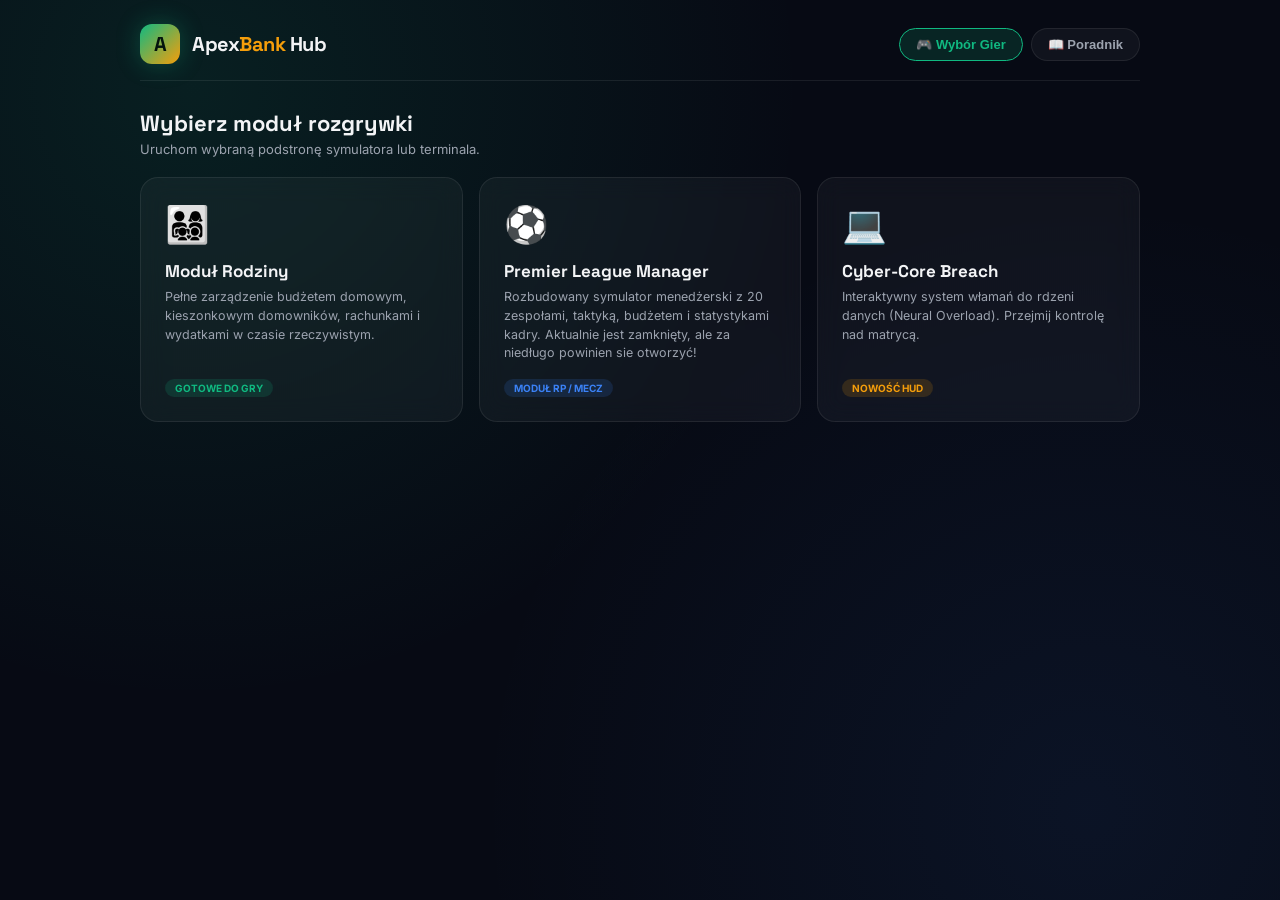
<file: index.html>
<!DOCTYPE html>
<html lang="pl">
<head>
<meta charset="UTF-8">
<meta name="viewport" content="width=device-width, initial-scale=1.0, maximum-scale=1.0, user-scalable=no">
<title>Apex Bank Pro – Centrum Gier i Poradnik</title>
<link href="https://fonts.googleapis.com/css2?family=Space+Grotesk:wght@500;700&family=Inter:wght@400;500;600;700&family=JetBrains+Mono:wght@400;700&display=swap" rel="stylesheet">
<style>
  :root {
    --bg: #070A14;
    --panel: rgba(255, 255, 255, 0.04);
    --panel-border: rgba(255, 255, 255, 0.08);
    --primary: #10B981;
    --primary-dim: rgba(16, 185, 129, 0.15);
    --gold: #F59E0B;
    --gold-dim: rgba(245, 158, 11, 0.15);
    --info: #3B82F6;
    --text: #F3F4F6;
    --muted: #9CA3AF;
  }
  * { box-sizing: border-box; margin: 0; padding: 0; }
  body {
    background: radial-gradient(circle at 15% 10%, rgba(16, 185, 129, 0.12), transparent 45%),
                radial-gradient(circle at 85% 90%, rgba(59, 130, 246, 0.08), transparent 45%),
                var(--bg);
    color: var(--text);
    font-family: 'Inter', sans-serif;
    min-height: 100vh;
    padding: 24px;
    display: flex;
    justify-content: center;
  }
  .wrapper { max-width: 1000px; width: 100%; }
  
  /* HEADER */
  header { display: flex; justify-content: space-between; align-items: center; margin-bottom: 28px; border-bottom: 1px solid var(--panel-border); padding-bottom: 16px; }
  .brand { display: flex; align-items: center; gap: 12px; font-family: 'Space Grotesk', sans-serif; }
  .logo { width: 40px; height: 40px; border-radius: 12px; background: linear-gradient(135deg, var(--primary), var(--gold)); display: flex; align-items: center; justify-content: center; font-weight: 700; color: #04140D; font-size: 20px; box-shadow: 0 0 25px rgba(16,185,129,0.3); }
  .brand h1 { font-size: 20px; font-weight: 700; letter-spacing: -0.5px; }
  .brand h1 span { color: var(--gold); }
  
  /* TABS NAV */
  .tabs { display: flex; gap: 8px; }
  .tab-btn { background: var(--panel); border: 1px solid var(--panel-border); color: var(--muted); padding: 8px 16px; border-radius: 999px; font-size: 13px; font-weight: 600; cursor: pointer; transition: .2s; }
  .tab-btn.active { background: var(--primary-dim); border-color: var(--primary); color: var(--primary); }
  
  /* VIEWS */
  .view { display: none; animation: fadeIn .3s ease; }
  .view.active { display: block; }
  @keyframes fadeIn { from { opacity: 0; transform: translateY(4px); } to { opacity: 1; transform: translateY(0); } }
  
  /* CARDS & GRID */
  .grid { display: grid; gap: 16px; }
  .grid-3 { grid-template-columns: repeat(3, 1fr); }
  @media(max-width: 900px) { .grid-3 { grid-template-columns: 1fr; } }
  
  .card { background: var(--panel); border: 1px solid var(--panel-border); border-radius: 18px; padding: 24px; backdrop-filter: blur(12px); transition: .2s; text-decoration: none; color: inherit; display: flex; flex-direction: column; justify-content: space-between; }
  .card:hover { border-color: rgba(255,255,255,0.2); transform: translateY(-2px); box-shadow: 0 10px 30px rgba(0,0,0,0.4); }
  .card-icon { font-size: 36px; margin-bottom: 14px; }
  .card h3 { font-family: 'Space Grotesk', sans-serif; font-size: 17px; font-weight: 700; margin-bottom: 6px; }
  .card p { font-size: 12.5px; color: var(--muted); line-height: 1.5; }
  
  .badge { display: inline-block; padding: 3px 10px; border-radius: 999px; font-size: 10px; font-weight: 700; text-transform: uppercase; margin-top: 16px; align-self: flex-start; }
  .badge.green { background: var(--primary-dim); color: var(--primary); }
  .badge.orange { background: var(--gold-dim); color: var(--gold); }
  .badge.blue { background: rgba(59, 130, 246, 0.15); color: var(--info); }
  
  /* TUTORIAL SECTION */
  .tuto-box { background: rgba(255,255,255,0.02); border: 1px solid var(--panel-border); border-radius: 16px; padding: 20px; margin-bottom: 16px; }
  .tuto-box h4 { font-family: 'Space Grotesk', sans-serif; color: var(--info); margin-bottom: 8px; font-size: 15px; }
  .tuto-box p { font-size: 13px; color: var(--muted); line-height: 1.6; }
</style>
</head>
<body>

<div class="wrapper">
  <header>
    <div class="brand">
      <div class="logo">A</div>
      <h1>Apex<span>Bank</span> Hub</h1>
    </div>
    <div class="tabs">
      <button class="tab-btn active" onclick="switchTab('games', this)">🎮 Wybór Gier</button>
      <button class="tab-btn" onclick="switchTab('tutorial', this)">📖 Poradnik</button>
    </div>
  </header>

  <div id="gamesView" class="view active">
    <div style="margin-bottom: 20px;">
      <h2 style="font-family:'Space Grotesk',sans-serif; font-size:22px; margin-bottom:4px;">Wybierz moduł rozgrywki</h2>
      <p style="font-size:13px; color:var(--muted);">Uruchom wybraną podstronę symulatora lub terminala.</p>
    </div>
    <div class="grid grid-3">
      <a href="rodzina.html" class="card">
        <div>
          <div class="card-icon">👨‍👩‍👧‍👦</div>
          <h3>Moduł Rodziny</h3>
          <p>Pełne zarządzenie budżetem domowym, kieszonkowym domowników, rachunkami i wydatkami w czasie rzeczywistym.</p>
        </div>
        <span class="badge green">Gotowe do gry</span>
      </a>

      <a href="pilka.html" class="card">
        <div>
          <div class="card-icon">⚽</div>
          <h3>Premier League Manager</h3>
          <p>Rozbudowany symulator menedżerski z 20 zespołami, taktyką, budżetem i statystykami kadry. Aktualnie jest zamknięty, ale za niedługo powinien sie otworzyć!</p>
        </div>
        <span class="badge blue">Moduł RP / Mecz</span>
      </a>

      <a href="cyber.html" class="card">
        <div>
          <div class="card-icon">💻</div>
          <h3>Cyber-Core Breach</h3>
          <p>Interaktywny system włamań do rdzeni danych (Neural Overload). Przejmij kontrolę nad matrycą.</p>
        </div>
        <span class="badge orange" style="background:var(--gold-dim); color:var(--gold)">Nowość HUD</span>
      </a>
    </div>
  </div>

  <div id="tutorialView" class="view">
    <div style="margin-bottom: 20px;">
      <h2 style="font-family:'Space Grotesk',sans-serif; font-size:22px; margin-bottom:4px;">Jak korzystać z Apex Bank Pro?</h2>
      <p style="font-size:13px; color:var(--muted);">Szybki przewodnik po dostępnych systemach w hubie!</p>
    </div>
    
    <div class="tuto-box">
      <h4>1. Moduł Rodziny i Premier League</h4>
      <p>W module rodzinnym dbasz o płynność finansową domowników, a w Premier League sterujesz klubem i taktyką meczową.</p>
    </div>
    
    <div class="tuto-box">
      <h4>2. Cyber-Core Breach (Nowość)</h4>
      <p>Szybka gra zręcznościowa polegająca na przełamywaniu węzłów matrycy systemowej i zbieraniu data-kredytów.</p>
    </div>

    <div class="tuto-box">
      <h4>3. Nawigacja</h4>
      <p>Wszystkie pliki (`rodzina.html`, `pilka.html`, `cyber.html`) działają lokalnie i wracają płynnie do tego panelu głównego.</p>
    </div>
  </div>
</div>

<script>
  function switchTab(tabName, btn) {
    document.querySelectorAll('.tab-btn').forEach(b => b.classList.remove('active'));
    document.querySelectorAll('.view').forEach(v => v.classList.remove('active'));
    btn.classList.add('active');
    document.getElementById(tabName + 'View').classList.add('active');
  }
</script>
</body>
</html>
</file>
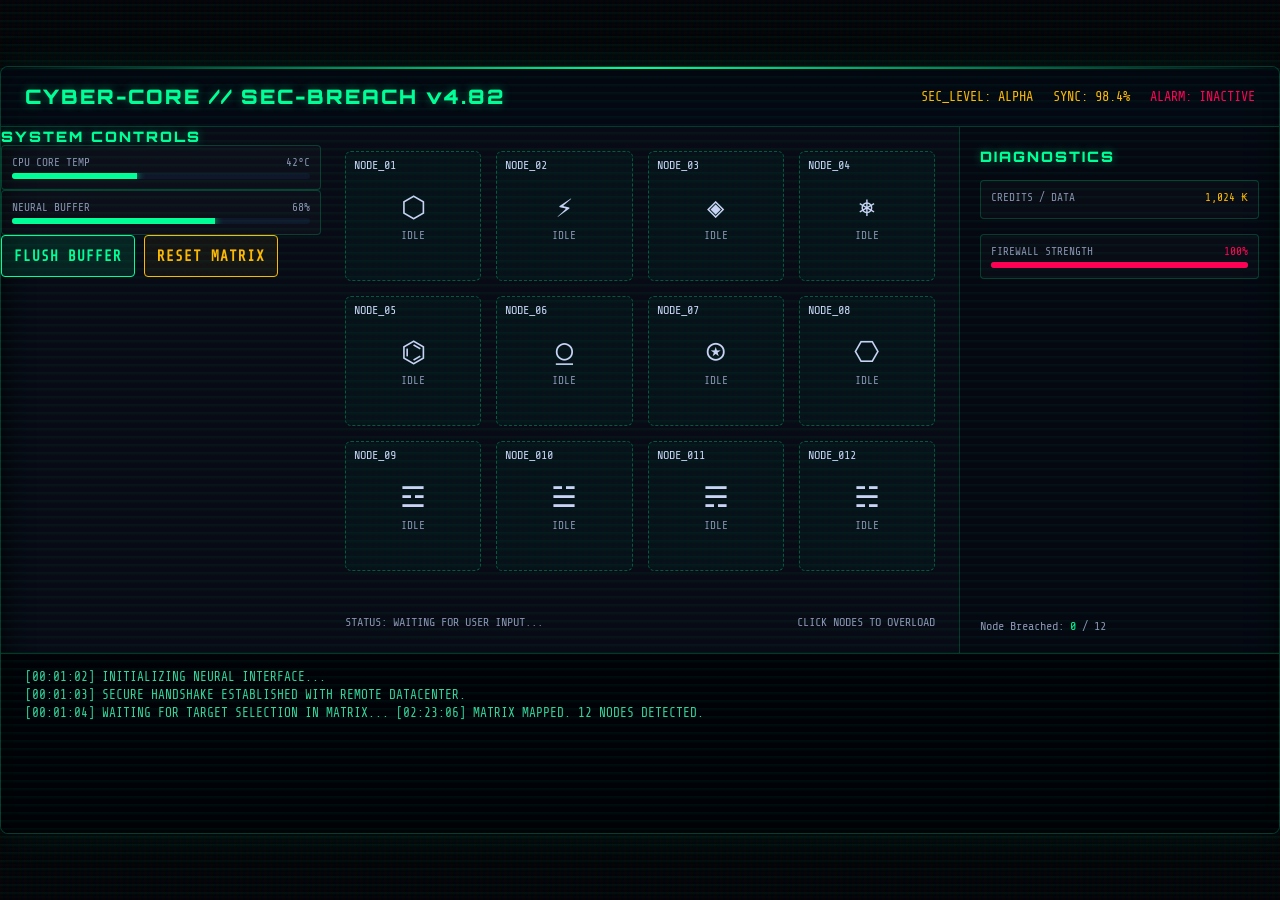
<file: cyber.html>
<!DOCTYPE html>
<html lang="pl">
<head>
<meta charset="UTF-8">
<meta name="viewport" content="width=device-width, initial-scale=1.0">
<title>CYBER-CORE // Neural Breach Interface</title>
<link href="https://fonts.googleapis.com/css2?family=Share+Tech+Mono&family=Orbitron:wght@500;700;900&display=swap" rel="stylesheet">
<style>
  :root {
    --bg: #030408;
    --panel: rgba(10, 14, 26, 0.75);
    --border: rgba(0, 255, 150, 0.2);
    --primary: #00ff96;
    --primary-glow: rgba(0, 255, 150, 0.4);
    --warning: #ffb800;
    --danger: #ff0055;
    --text: #c8d3f5;
  }

  * { box-sizing: border-box; margin: 0; padding: 0; }
  
  body {
    background-color: var(--bg);
    background-image: 
      linear-gradient(rgba(18, 16, 16, 0) 50%, rgba(0, 0, 0, 0.25) 50%), 
      linear-gradient(90deg, rgba(255, 0, 0, 0.03), rgba(0, 255, 0, 0.01), rgba(0, 0, 255, 0.03));
    background-size: 100% 4px, 6px 100%;
    color: var(--text);
    font-family: 'Share Tech Mono', monospace;
    height: 100vh;
    overflow: hidden;
    display: flex;
    justify-content: center;
    align-items: center;
  }

  .scanline {
    position: fixed; top: 0; left: 0; width: 100%; height: 100%;
    background: linear-gradient(to bottom, rgba(255,255,255,0), rgba(255,255,255,0) 50%, rgba(0, 255, 150, 0.05) 50%, rgba(0,255,150,0));
    background-size: 100% 8px;
    pointer-events: none;
    z-index: 999;
  }

  .interface-container {
    width: 1280px; height: 768px;
    background: var(--panel);
    border: 1px solid var(--border);
    box-shadow: 0 0 40px rgba(0, 255, 150, 0.08), inset 0 0 30px rgba(0, 0, 0, 0.8);
    border-radius: 8px;
    display: grid;
    grid-template-columns: 320px 1fr 320px;
    grid-template-rows: 60px 1fr 180px;
    backdrop-filter: blur(12px);
    position: relative;
    overflow: hidden;
  }

  /* RAMKA DEKORACYJNA HACK HUD */
  .interface-container::before {
    content: ''; position: absolute; top: 0; left: 0; right: 0; height: 2px;
    background: linear-gradient(90deg, transparent, var(--primary), transparent);
    animation: scanGlow 3s infinite linear;
  }

  @keyframes scanGlow {
    0% { transform: translateX(-100%); }
    100% { transform: translateX(100%); }
  }

  header {
    grid-column: span 3;
    border-bottom: 1px solid var(--border);
    display: flex; justify-content: space-between; align-items: center;
    padding: 0 24px;
    background: rgba(3, 7, 18, 0.6);
  }
  .logo { font-family: 'Orbitron', sans-serif; font-weight: 900; font-size: 1.25rem; color: var(--primary); text-shadow: 0 0 10px var(--primary-glow); letter-spacing: 2px; }
  .sys-status { display: flex; gap: 20px; font-size: 0.85rem; color: var(--warning); }
  <a href="index.html" style="color:var(--primary); text-decoration:none; font-size:0.8rem; border:1px solid var(--primary); padding:2px 8px; border-radius:4px; transition:0.2s;">[EXIT_SYSTEM]</a>
  

  /* SIDEBAR LEWY */
  .sidebar-left {
    border-right: 1px solid var(--border);
    padding: 20px; display: flex; flex-direction: column; gap: 15px;
    background: rgba(2, 4, 10, 0.3);
  }

  /* CENTRUM / SIATKA WĘZŁÓW */
  .core-view {
    padding: 24px; display: flex; flex-direction: column; justify-content: space-between;
    position: relative;
  }
  .grid-matrix {
    display: grid; grid-template-columns: repeat(4, 1fr); gap: 15px;
    height: 420px;
  }
  .node-box {
    background: rgba(0, 255, 150, 0.03);
    border: 1px dashed rgba(0, 255, 150, 0.3);
    border-radius: 6px; display: flex; flex-direction: column; justify-content: center; align-items: center;
    cursor: pointer; transition: 0.2s; position: relative; overflow: hidden;
  }
  .node-box:hover {
    background: rgba(0, 255, 150, 0.12);
    border-color: var(--primary);
    box-shadow: 0 0 15px var(--primary-glow);
  }
  .node-box.active {
    background: rgba(255, 184, 0, 0.1);
    border: 1px solid var(--warning);
    box-shadow: 0 0 20px rgba(255, 184, 0, 0.3);
  }
  .node-box.breached {
    background: rgba(255, 0, 85, 0.1);
    border: 1px solid var(--danger);
    pointer-events: none;
  }
  .node-id { font-size: 0.75rem; color: var(--muted); position: absolute; top: 6px; left: 8px; }
  .node-icon { font-size: 1.8rem; margin-bottom: 5px; }

  /* SIDEBAR PRAWY - DIAGNOSTYKA */
  .sidebar-right {
    border-left: 1px solid var(--border);
    padding: 20px; display: flex; flex-direction: column; gap: 15px;
    background: rgba(2, 4, 10, 0.3);
  }

  /* TERMINAL NA DOLE */
  .terminal-box {
    grid-column: span 3;
    border-top: 1px solid var(--border);
    background: rgba(1, 2, 6, 0.9);
    padding: 15px 24px;
    font-size: 0.8rem;
    overflow-y: auto;
    color: #34d399;
    line-height: 1.4;
    max-height: 180px;
  }

  .hud-gauge {
    background: rgba(255,255,255,0.02); border: 1px solid var(--border); padding: 10px; border-radius: 4px;
  }
  .gauge-label { font-size: 0.7rem; color: #8892b0; text-transform: uppercase; margin-bottom: 4px; display: flex; justify-content: space-between; }
  .gauge-bar { height: 6px; background: #0f172a; border-radius: 3px; overflow: hidden; }
  .gauge-fill { height: 100%; width: 68%; background: var(--primary); box-shadow: 0 0 8px var(--primary); transition: 0.3s; }

  .action-btn {
    background: rgba(0, 255, 150, 0.1); border: 1px solid var(--primary); color: var(--primary);
    padding: 12px; font-family: 'Share Tech Mono', monospace; font-weight: bold; font-size: 0.9rem;
    cursor: pointer; border-radius: 4px; text-transform: uppercase; letter-spacing: 1px; transition: 0.2s;
  }
  .action-btn:hover { background: var(--primary); color: #000; box-shadow: 0 0 20px var(--primary); }
</style>
</head>
<body>

<div class="scanline"></div>

<div class="interface-container">
  <header>
    <div class="logo">CYBER-CORE // SEC-BREACH v4.82</div>
    <div class="sys-status">
      <span>SEC_LEVEL: ALPHA</span>
      <span>SYNC: <span id="uiSync">98.4%</span></span>
      <span style="color:var(--danger)">ALARM: INACTIVE</span>
    </div>
  </header>

  <div class="sidebar-left">
    <div class="logo" style="font-size:0.9rem">SYSTEM CONTROLS</div>
    <div class="hud-gauge">
      <div class="gauge-label"><span>CPU CORE TEMP</span><span>42°C</span></div>
      <div class="gauge-bar"><div class="gauge-fill" style="width:42%"></div></div>
    </div>
    <div class="hud-gauge">
      <div class="gauge-label"><span>NEURAL BUFFER</span><span id="uiBuffer">68%</span></div>
      <div class="gauge-bar"><div class="gauge-fill" id="bufferFill"></div></div>
    </div>
    <button class="action-btn" onclick="CyberGame.triggerFlush()">Flush Buffer</button>
    <button class="action-btn" style="border-color:var(--warning); color:var(--warning); background:rgba(255,184,0,0.05)" onclick="CyberGame.resetCore()">Reset Matrix</button>
  </div>

  <div class="core-view">
    <div class="grid-matrix" id="matrixGrid"></div>
    <div style="font-size:0.75rem; color:#8892b0; display:flex; justify-content:space-between;">
      <span>STATUS: WAITING FOR USER INPUT...</span>
      <span>CLICK NODES TO OVERLOAD</span>
    </div>
  </div>

  <div class="sidebar-right">
    <div class="logo" style="font-size:0.9rem">DIAGNOSTICS</div>
    <div class="hud-gauge">
      <div class="gauge-label"><span>CREDITS / DATA</span><span id="uiCredits" style="color:var(--warning)">1,024 ₭</span></div>
    </div>
    <div class="hud-gauge">
      <div class="gauge-label"><span>FIREWALL STRENGTH</span><span id="uiFw" style="color:var(--danger)">100%</span></div>
      <div class="gauge-bar"><div class="gauge-fill" id="fwFill" style="background:var(--danger); width:100%"></div></div>
    </div>
    <div style="margin-top:auto; font-size:0.75rem; color:#8892b0">
      Node Breached: <span id="uiBreachedCount" style="color:var(--primary)">0</span> / 12
    </div>
  </div>

  <div class="terminal-box" id="termLog">
    [00:01:02] INITIALIZING NEURAL INTERFACE...<br>
    [00:01:03] SECURE HANDSHAKE ESTABLISHED WITH REMOTE DATACENTER.<br>
    [00:01:04] WAITING FOR TARGET SELECTION IN MATRIX...
  </div>
</div>

<script>
const CyberGame = {
  credits: 1024,
  buffer: 68,
  firewall: 100,
  breachedCount: 0,
  nodes: [],

  init() {
    const grid = document.getElementById('matrixGrid');
    grid.innerHTML = '';
    this.nodes = [];
    
    const icons = ['⬡', '⚡', '◈', '⎈', '⌬', '⍜', '⍟', '⎔', '☲', '☱', '☴', '☵'];
    
    for(let i=0; i<12; i++) {
      const node = { id: i+1, icon: icons[i], status: 'idle' };
      this.nodes.push(node);
      
      const div = document.createElement('div');
      div.className = 'node-box';
      div.id = `node-${i+1}`;
      div.innerHTML = `
        <span class="node-id">NODE_0${i+1}</span>
        <span class="node-icon">${node.icon}</span>
        <span style="font-size:0.7rem; color:#8892b0">IDLE</span>
      `;
      div.onclick = () => this.breachNode(i+1);
      grid.appendChild(div);
    }
    this.log("MATRIX MAPPED. 12 NODES DETECTED.");
  },

  log(msg) {
    const term = document.getElementById('termLog');
    const time = new Date().toTimeString().split(' ')[0];
    term.innerHTML += `[${time}] ${msg}<br>`;
    term.scrollTop = term.scrollHeight;
  },

  breachNode(id) {
    const el = document.getElementById(`node-${id}`);
    if(el.classList.contains('breached')) return;
    
    el.classList.add('active');
    this.log(`INJECTING EXPLOIT INTO NODE_0${id}...`);
    
    setTimeout(() => {
      el.classList.remove('active');
      el.classList.add('breached');
      el.querySelector('span:last-child').innerText = "BREACHED";
      
      this.credits += 256;
      this.buffer = Math.min(100, this.buffer + 8);
      this.firewall = Math.max(0, this.firewall - 8);
      this.breachedCount++;
      
      this.updateUI();
      this.log(`SUCCESS: NODE_0${id} OVERLOADED. +256 DATA CREDITS.`);
      
      if(this.breachedCount >= 12) {
        this.log("CRITICAL: FULL MATRIX BREACHED. SYSTEM DOMINATED 🚀");
      }
    }, 800);
  },

  triggerFlush() {
    this.buffer = 10;
    this.updateUI();
    this.log("BUFFER FLUSHED. SYSTEM STABLE.");
  },

  resetCore() {
    this.breachedCount = 0;
    this.firewall = 100;
    this.init();
    this.updateUI();
    this.log("MATRIX RE-INITIALIZED.");
  },

  updateUI() {
    document.getElementById('uiCredits').innerText = this.credits.toLocaleString() + ' ₭';
    document.getElementById('uiBuffer').innerText = this.buffer + '%';
    document.getElementById('bufferFill').style.width = this.buffer + '%';
    document.getElementById('uiFw').innerText = this.firewall + '%';
    document.getElementById('fwFill').style.width = this.firewall + '%';
    document.getElementById('uiBreachedCount').innerText = this.breachedCount;
  }
};

CyberGame.init();
</script>
</body>
</html>
</file>
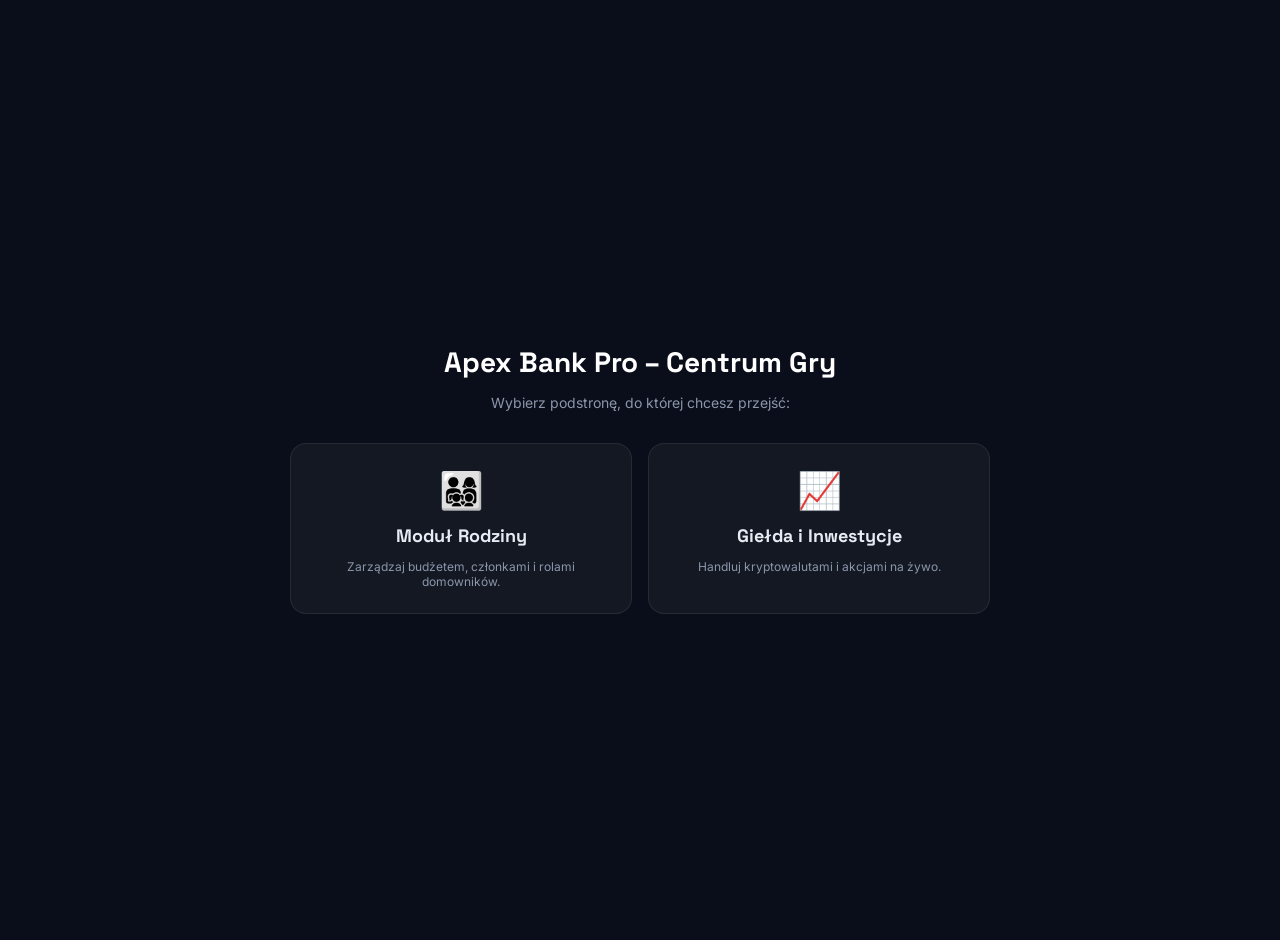
<file: menu.html>
<!DOCTYPE html>
<html lang="pl">
<head>
<meta charset="UTF-8">
<meta name="viewport" content="width=device-width, initial-scale=1.0">
<title>Apex Bank Pro – Wybór Modułu</title>
<link href="https://fonts.googleapis.com/css2?family=Space+Grotesk:wght@600;700&family=Inter:wght@400;500;600&display=swap" rel="stylesheet">
<style>
  body{background:#0A0E1A;color:#E7ECF3;font-family:'Inter',sans-serif;display:flex;align-items:center;justify-content:center;min-height:100vh;margin:0;padding:20px;}
  .container{max-width:700px;width:100%;text-align:center;}
  h1{font-family:'Space Grotesk',sans-serif;font-size:28px;margin-bottom:8px;color:#fff;}
  p{color:#8B96AB;margin-bottom:32px;font-size:14px;}
  .grid{display:grid;grid-template-columns:repeat(2,1fr);gap:16px;}
  @media(max-width:600px){.grid{grid-template-columns:1fr;}}
  .card{background:rgba(255,255,255,0.045);border:1px solid rgba(255,255,255,0.08);border-radius:16px;padding:24px;text-decoration:none;color:#E7ECF3;display:flex;flex-direction:column;align-items:center;gap:12px;transition:.2s;}
  .card:hover{background:rgba(255,255,255,0.08);border-color:#10B981;transform:translateY(-2px);}
  .icon{font-size:36px;}
  .title{font-family:'Space Grotesk',sans-serif;font-size:18px;font-weight:700;}
  .desc{font-size:12px;color:#8B96AB;}
</style>
</head>
<body>
<div class="container">
  <h1>Apex Bank Pro – Centrum Gry</h1>
  <p>Wybierz podstronę, do której chcesz przejść:</p>
  <div class="grid">
    <a href="rodzina.html" class="card">
      <span class="icon">👨‍👩‍👧‍👦</span>
      <span class="title">Moduł Rodziny</span>
      <span class="desc">Zarządzaj budżetem, członkami i rolami domowników.</span>
    </a>
    <a href="#" class="card" onclick="alert('Kolejna mini-gra / moduł w przygotowaniu!')">
      <span class="icon">📈</span>
      <span class="title">Giełda i Inwestycje</span>
      <span class="desc">Handluj kryptowalutami i akcjami na żywo.</span>
    </a>
  </div>
</div>
</body>
</html>
</file>
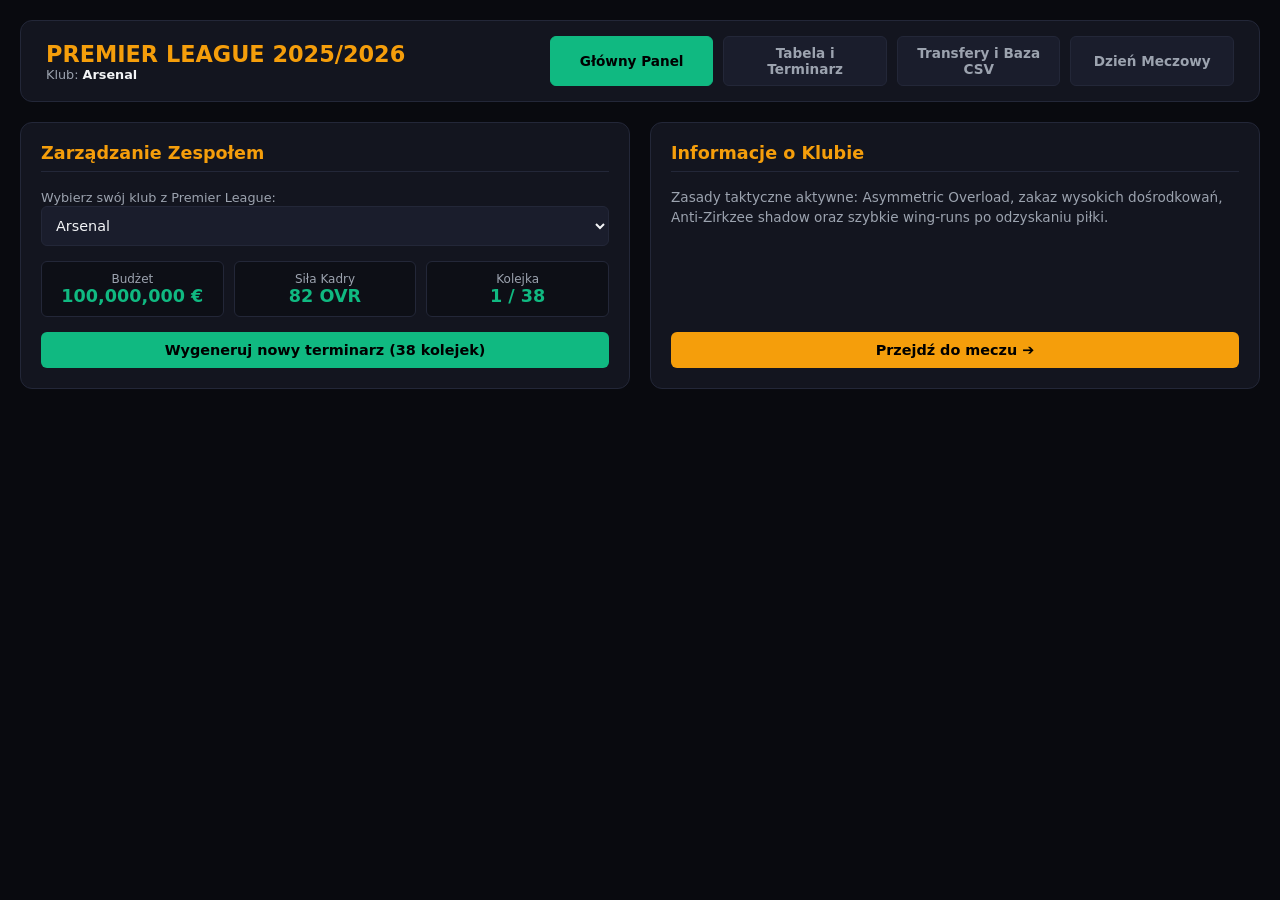
<file: pilka.html>
<!DOCTYPE html>
<html lang="pl">
<head>
<meta charset="UTF-8">
<meta name="viewport" content="width=device-width, initial-scale=1.0">
<title>Ultimate Premier League Manager 2026</title>
<style>
  :root {
    --bg: #090a0f;
    --panel: #13151f;
    --panel-border: #232738;
    --primary: #10b981;
    --primary-hover: #059669;
    --gold: #f59e0b;
    --danger: #ef4444;
    --text: #f3f4f6;
    --muted: #9ca3af;
  }
  * { box-sizing: border-box; margin: 0; padding: 0; font-family: 'Segoe UI', system-ui, sans-serif; }
  body { background: var(--bg); color: var(--text); padding: 20px; min-height: 100vh; }
  .app-container { max-width: 1400px; margin: 0 auto; display: flex; flex-direction: column; gap: 20px; }
  
  header { display: flex; justify-content: space-between; align-items: center; background: var(--panel); border: 1px solid var(--panel-border); padding: 15px 25px; border-radius: 12px; }
  .logo-area h1 { font-size: 1.4rem; color: var(--gold); }
  .logo-area p { font-size: 0.8rem; color: var(--muted); }
  
  .nav-tabs { display: flex; gap: 10px; }
  .tab-btn { background: #1a1d2c; border: 1px solid var(--panel-border); color: var(--muted); padding: 8px 16px; border-radius: 6px; cursor: pointer; font-weight: 600; font-size: 0.85rem; transition: 0.2s; }
  .tab-btn.active { background: var(--primary); color: #000; border-color: var(--primary); }
  
  .view-section { display: none; grid-template-columns: 1fr 1fr; gap: 20px; }
  .view-section.active { display: grid; }
  .full-width { grid-column: span 2; }
  
  .card { background: var(--panel); border: 1px solid var(--panel-border); border-radius: 12px; padding: 20px; display: flex; flex-direction: column; gap: 15px; }
  .card h2 { font-size: 1.1rem; color: var(--gold); border-bottom: 1px solid var(--panel-border); padding-bottom: 8px; }
  
  select, input, button { background: #1a1d2c; border: 1px solid var(--panel-border); color: var(--text); padding: 10px; border-radius: 6px; font-size: 0.9rem; width: 100%; outline: none; }
  button { background: var(--primary); color: #000; font-weight: bold; cursor: pointer; transition: 0.2s; border: none; }
  button:hover { background: var(--primary-hover); color: #fff; }
  
  .table-box { max-height: 380px; overflow-y: auto; }
  table { width: 100%; border-collapse: collapse; font-size: 0.85rem; }
  th, td { padding: 8px 10px; border-bottom: 1px solid var(--panel-border); text-align: left; }
  th { background: #181c2e; color: var(--muted); position: sticky; top: 0; }
  tr:hover { background: rgba(255,255,255,0.02); }
  
  .log-box { background: #050608; border: 1px solid var(--panel-border); border-radius: 6px; padding: 12px; height: 220px; overflow-y: auto; font-family: monospace; font-size: 0.8rem; line-height: 1.4; color: #34d399; }
  .stats-row { display: grid; grid-template-columns: repeat(3, 1fr); gap: 10px; }
  .stat-box { background: rgba(0,0,0,0.3); border: 1px solid var(--panel-border); padding: 10px; border-radius: 6px; text-align: center; }
  .stat-label { font-size: 0.75rem; color: var(--muted); display: block; }
  .stat-val { font-size: 1.1rem; font-weight: bold; color: var(--primary); }
</style>
</head>
<body>

<div class="app-container">
  <header>
    <div class="logo-area">
      <h1>PREMIER LEAGUE 2025/2026</h1>
      <p>Klub: <span id="hdrTeam" style="color:var(--text); font-weight:bold;">Arsenal</span></p>
    </div>
    <div class="nav-tabs">
      <button class="tab-btn active" onclick="Game.switchTab('hub', this)">Główny Panel</button>
      <button class="tab-btn" onclick="Game.switchTab('table', this)">Tabela i Terminarz</button>
      <button class="tab-btn" onclick="Game.switchTab('transfers', this)">Transfery i Baza CSV</button>
      <button class="tab-btn" onclick="Game.switchTab('match', this)">Dzień Meczowy</button>
    </div>
  </header>

  <div id="hubView" class="view-section active">
    <div class="card">
      <h2>Zarządzanie Zespołem</h2>
      <div>
        <label style="font-size:0.8rem; color:var(--muted)">Wybierz swój klub z Premier League:</label>
        <select id="teamSelect" onchange="Game.setPlayerTeam(this.value)"></select>
      </div>
      <div class="stats-row">
        <div class="stat-box"><span class="stat-label">Budżet</span><span class="stat-val" id="uiBudget">100,000,000 €</span></div>
        <div class="stat-box"><span class="stat-label">Siła Kadry</span><span class="stat-val" id="uiOvr">82 OVR</span></div>
        <div class="stat-box"><span class="stat-label">Kolejka</span><span class="stat-val" id="uiMatchday">1 / 38</span></div>
      </div>
      <button onclick="Game.initSeason()">Wygeneruj nowy terminarz (38 kolejek)</button>
    </div>
    <div class="card">
      <h2>Informacje o Klubie</h2>
      <p style="font-size:0.85rem; color:var(--muted); line-height:1.5;">
        Zasady taktyczne aktywne: Asymmetric Overload, zakaz wysokich dośrodkowań, Anti-Zirkzee shadow oraz szybkie wing-runs po odzyskaniu piłki.
      </p>
      <div style="margin-top:auto">
        <button style="background:var(--gold); color:#000" onclick="Game.switchTab('match', document.querySelectorAll('.tab-btn')[3])">Przejdź do meczu ➔</button>
      </div>
    </div>
  </div>

  <div id="tableView" class="view-section">
    <div class="card">
      <h2>Tabela Ligowa Live</h2>
      <div class="table-box">
        <table>
          <thead><tr><th>Poz</th><th>Klub</th><th>M</th><th>Z</th><th>R</th><th>P</th><th>Bramki</th><th>PKT</th></tr></thead>
          <tbody id="tableBody"></tbody>
        </table>
      </div>
    </div>
    <div class="card">
      <h2>Terminarz / Następne Spotkanie</h2>
      <div id="fixtureInfo" style="font-size:0.9rem; background:rgba(0,0,0,0.2); padding:12px; border-radius:6px;">
        Brak aktywnego terminarza. Kliknij generowanie w panelu głównym.
      </div>
      <button style="margin-top:auto" onclick="Game.switchTab('match', document.querySelectorAll('.tab-btn')[3])">Rozegraj mecz w centrum meczowym</button>
    </div>
  </div>

  <div id="transfersView" class="view-section">
    <div class="card">
      <h2>Wgraj bazę EAFC26-Men.csv</h2>
      <p style="font-size:0.75rem; color:var(--muted)">Wybierz plik z urządzenia, aby załadować realnych piłkarzy:</p>
      <input type="file" id="csvFileInput" accept=".csv" onchange="Game.parseCSVFile(this)">
      <input type="text" id="playerSearch" placeholder="Szukaj zawodnika po nazwisku..." oninput="Game.renderMarket()">
      <div class="table-box" style="max-height:200px">
        <table>
          <thead><tr><th>Nazwisko</th><th>Poz</th><th>OVR</th><th>Cena</th><th>Kup</th></tr></thead>
          <tbody id="marketBody"></tbody>
        </table>
      </div>
    </div>
    <div class="card">
      <h2>Zakontraktowani Piłkarze</h2>
      <div class="table-box" style="max-height:280px">
        <table>
          <thead><tr><th>Zawodnik</th><th>Pozycja</th><th>OVR</th></tr></thead>
          <tbody id="squadBody"></tbody>
        </table>
      </div>
    </div>
  </div>

  <div id="matchView" class="view-section full-width">
    <div class="card">
      <h2>Centrum Meczowe <span id="matchSubInfo" style="float:right; font-size:0.8rem; color:var(--muted)"></span></h2>
      <div style="display:flex; justify-content:space-around; align-items:center; font-size:1.3rem; font-weight:bold; background:rgba(0,0,0,0.4); padding:15px; border-radius:8px;">
        <span id="mHome">Gospodarz</span>
        <span id="mScore" style="color:var(--gold); font-size:1.8rem">0 - 0</span>
        <span id="mAway">Gość</span>
      </div>
      <div class="log-box" id="matchLog">Gotowy do rozpoczęcia spotkania...</div>
      <button style="background:var(--gold); color:#000" id="playBtn" onclick="MatchEngine.startMatch()">ROZEGRAJ MECZ KOLEJKI</button>
    </div>
  </div>
</div>

<script>
const PL_TEAMS = [
  "Arsenal", "Aston Villa", "Bournemouth", "Brentford", "Brighton",
  "Chelsea", "Coventry City", "Crystal Palace", "Everton", "Fulham",
  "Hull City", "Ipswich Town", "Leeds United", "Liverpool", "Manchester City",
  "Manchester United", "Newcastle United", "Nottingham Forest", "Sunderland", "Tottenham"
].sort();

const Game = {
  userTeam: "Arsenal",
  budget: 100000000,
  ovr: 82,
  currentMatchday: 1,
  table: {},
  fixtures: [],
  marketPlayers: [
    { Name: "Fofana", Position: "RW", OVR: 84, Value: 28000000 },
    { Name: "Suzuki", Position: "LW", OVR: 82, Value: 24000000 },
    { Name: "Zirkzee", Position: "ST", OVR: 81, Value: 22000000 },
    { Name: "Beier", Position: "ST", OVR: 79, Value: 16000000 }
  ],
  mySquad: [],

  init() {
    const sel = document.getElementById('teamSelect');
    PL_TEAMS.forEach(t => sel.innerHTML += `<option value="${t}" ${t === this.userTeam ? 'selected' : ''}>${t}</option>`);
    this.initSeason();
  },

  setPlayerTeam(name) {
    this.userTeam = name;
    document.getElementById('hdrTeam').innerText = name;
    this.initSeason();
  },

  initSeason() {
    this.table = {};
    PL_TEAMS.forEach(t => {
      this.table[t] = { m: 0, z: 0, r: 0, p: 0, gf: 0, ga: 0, gd: 0, pts: 0 };
    });
    this.currentMatchday = 1;
    this.generateFixtures();
    this.renderTable();
    this.updateUI();
  },

  generateFixtures() {
    this.fixtures = [];
    for(let i=0; i<38; i++) {
      let shifted = [...PL_TEAMS];
      const fixIdx = i % shifted.length;
      let opp = shifted[(fixIdx + 5) % shifted.length];
      if(opp === this.userTeam) opp = shifted[(fixIdx + 1) % shifted.length];
      this.fixtures.push({ round: i+1, home: this.userTeam, away: opp });
    }
  },

  updateUI() {
    document.getElementById('uiBudget').innerText = this.budget.toLocaleString() + ' €';
    document.getElementById('uiOvr').innerText = this.ovr + ' OVR';
    document.getElementById('uiMatchday').innerText = `${this.currentMatchday} / 38`;
    
    const curFix = this.fixtures[this.currentMatchday - 1];
    if(curFix) {
      document.getElementById('fixtureInfo').innerHTML = `Kolejka ${this.currentMatchday}: <strong>${curFix.home}</strong> vs <strong>${curFix.away}</strong>`;
      document.getElementById('mHome').innerText = curFix.home;
      document.getElementById('mAway').innerText = curFix.away;
    }
  },

  renderTable() {
    const sorted = Object.entries(this.table).sort((a,b) => b[1].pts - a[1].pts || b[1].gd - a[1].gd);
    const tbody = document.getElementById('tableBody');
    tbody.innerHTML = '';
    sorted.forEach(([t, s], idx) => {
      tbody.innerHTML += `
        <tr style="${t === this.userTeam ? 'background:rgba(16,185,129,0.1); font-weight:bold' : ''}">
          <td>${idx+1}</td><td>${t}</td><td>${s.m}</td><td>${s.z}</td><td>${s.r}</td><td>${s.p}</td><td>${s.gf}:${s.ga}</td><td style="color:var(--gold)">${s.pts}</td>
        </tr>
      `;
    });
  },

  renderMarket() {
    const q = document.getElementById('playerSearch').value.toLowerCase();
    const tbody = document.getElementById('marketBody');
    tbody.innerHTML = '';
    this.marketPlayers.filter(p => p.Name.toLowerCase().includes(q)).forEach(p => {
      tbody.innerHTML += `
        <tr>
          <td>${p.Name}</td><td>${p.Position}</td><td>${p.OVR}</td><td>${p.Value.toLocaleString()} €</td>
          <td><button style="padding:4px 8px; font-size:0.75rem" onclick="Game.buyPlayer('${p.Name}', ${p.Value}, ${p.OVR}, '${p.Position}')">Kup</button></td>
        </tr>
      `;
    });
  },

  buyPlayer(name, price, ovr, pos) {
    if(this.budget >= price) {
      this.budget -= price;
      this.ovr = Math.min(99, this.ovr + 1);
      this.marketPlayers = this.marketPlayers.filter(p => p.Name !== name);
      this.mySquad.push({ Name: name, Position: pos, OVR: ovr });
      this.renderMarket();
      this.renderSquad();
      this.updateUI();
      alert(`Zakontraktowano: ${name}!`);
    } else {
      alert("Za mało budżetu!");
    }
  },

  renderSquad() {
    const tbody = document.getElementById('squadBody');
    tbody.innerHTML = this.mySquad.map(p => `<tr><td>${p.Name}</td><td>${p.Position}</td><td>${p.OVR}</td></tr>`).join('');
  },

  parseCSVFile(input) {
    const file = input.files[0];
    if(!file) return;
    const reader = new FileReader();
    reader.onload = (e) => {
      const text = e.target.result;
      const lines = text.split('\n').slice(1);
      this.marketPlayers = [];
      lines.forEach(l => {
        const cols = l.split(',');
        if(cols.length >= 5) {
          const name = cols[2]?.trim();
          const ovr = parseInt(cols[4]) || 75;
          if(name) {
            this.marketPlayers.push({ Name: name, Position: cols[3]?.trim() || 'CM', OVR: ovr, Value: ovr * 400000 });
          }
        }
      });
      this.renderMarket();
      alert("Pomyślnie wczytano plik CSV z bazą zawodników!");
    };
    reader.readAsText(file);
  },

  switchTab(tabId, el) {
    document.querySelectorAll('.tab-btn').forEach(b => b.classList.remove('active'));
    document.querySelectorAll('.view-section').forEach(v => v.classList.remove('active'));
    el.classList.add('active');
    
    if(tabId === 'hub') document.getElementById('hubView').classList.add('active');
    if(tabId === 'table') { document.getElementById('tableView').classList.add('active'); this.renderTable(); }
    if(tabId === 'transfers') { document.getElementById('transfersView').classList.add('active'); this.renderMarket(); }
    if(tabId === 'match') document.getElementById('matchView').classList.add('active');
  }
};

const MatchEngine = {
  startMatch() {
    const fix = Game.fixtures[Game.currentMatchday - 1];
    if(!fix) { alert("Koniec sezonu!"); return; }
    
    let min = 0;
    let hG = 0; let aG = 0;
    const log = document.getElementById('matchLog');
    const score = document.getElementById('mScore');
    log.innerHTML = `[0'] Pierwszy gwizdek: ${fix.home} vs ${fix.away}<br>`;
    
    const interval = setInterval(() => {
      min += 15;
      if(min === 30) log.innerHTML += `[${min}'] Asymetryczny overload lewą stroną.<br>`;
      if(min === 45) { hG++; log.innerHTML += `[${min}'] ⚽ GOOOL! Wykończenie z cutbacku w Strefie 14! (${fix.home} 1-0)<br>`; }
      if(min === 60) log.innerHTML += `[${min}'] Anti-Zirkzee shadow odcina rywala.<br>`;
      if(min === 75 && Math.random() > 0.4) { aG++; log.innerHTML += `[${min}'] Bramka dla przeciwnika. (${fix.home} 1-1)<br>`; }
      
      score.innerText = `${hG} - ${aG}`;
      log.scrollTop = log.scrollHeight;
      
      if(min >= 90) {
        clearInterval(interval);
        log.innerHTML += `<strong>Koniec spotkania! Wynik końcowy: ${hG} - ${aG}</strong><br>`;
        
        const th = Game.table[fix.home];
        const ta = Game.table[fix.away];
        th.m++; ta.m++;
        th.gf += hG; th.ga += aG; ta.gf += aG; ta.ga += hG;
        if(hG > aG) { th.z++; th.pts += 3; ta.p++; }
        else if(hG < aG) { ta.z++; ta.pts += 3; th.p++; }
        else { th.r++; th.pts += 1; ta.r++; ta.pts += 1; }
        th.gd = th.gf - th.ga; ta.gd = ta.gf - ta.ga;
        
        Game.currentMatchday = Math.min(38, Game.currentMatchday + 1);
        Game.updateUI();
        Game.renderTable();
      }
    }, 200);
  }
};

Game.init();
</script>
</body>
</html>
</file>
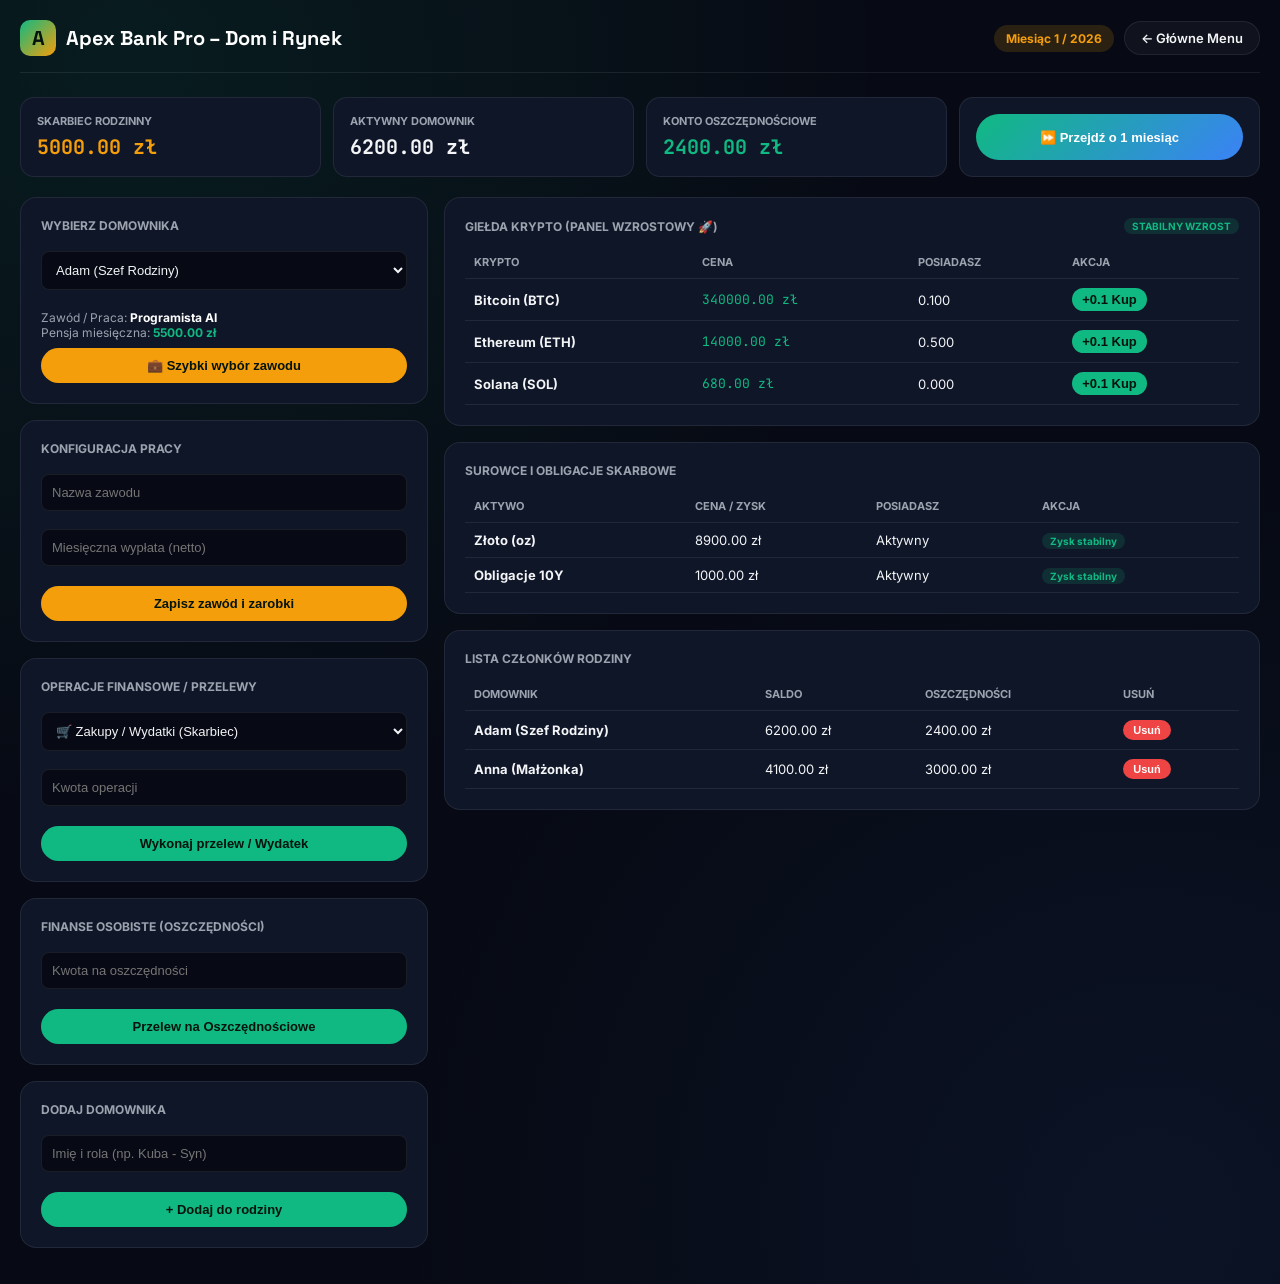
<file: rodzina.html>
<!DOCTYPE html>
<html lang="pl">
<head>
<meta charset="UTF-8">
<meta name="viewport" content="width=device-width, initial-scale=1.0, maximum-scale=1.0, user-scalable=no">
<title>Apex Bank Pro – Moduł Zaawansowany Rodziny</title>
<link href="https://fonts.googleapis.com/css2?family=Space+Grotesk:wght@500;700&family=Inter:wght@400;500;600;700&family=JetBrains+Mono:wght@400;700&display=swap" rel="stylesheet">
<style>
  :root {
    --bg: #070A14;
    --panel: rgba(255, 255, 255, 0.038);
    --panel-solid: #0F1628;
    --panel-border: rgba(255, 255, 255, 0.08);
    --primary: #10B981;
    --primary-dim: rgba(16, 185, 129, 0.15);
    --gold: #F59E0B;
    --gold-dim: rgba(245, 158, 11, 0.15);
    --danger: #EF4444;
    --danger-dim: rgba(239, 68, 68, 0.15);
    --info: #3B82F6;
    --info-dim: rgba(59, 130, 246, 0.15);
    --text: #F3F4F6;
    --muted: #9CA3AF;
  }
  * { box-sizing: border-box; margin: 0; padding: 0; }
  body {
    background: radial-gradient(circle at 10% 5%, rgba(16, 185, 129, 0.1), transparent 45%),
                radial-gradient(circle at 90% 95%, rgba(59, 130, 246, 0.08), transparent 45%),
                var(--bg);
    color: var(--text); font-family: 'Inter', sans-serif; padding: 20px; min-height: 100vh;
  }
  .header { display: flex; justify-content: space-between; align-items: center; margin-bottom: 24px; border-bottom: 1px solid var(--panel-border); padding-bottom: 16px; flex-wrap: wrap; gap: 12px; }
  .brand { display: flex; align-items: center; gap: 10px; font-family: 'Space Grotesk', sans-serif; font-size: 20px; font-weight: 700; color: #fff; }
  .logo { width: 36px; height: 36px; border-radius: 10px; background: linear-gradient(135deg, var(--primary), var(--gold)); display: flex; align-items: center; justify-content: center; color: #04140D; font-weight: 700; }
  .back-btn { background: var(--panel); color: var(--text); border: 1px solid var(--panel-border); padding: 8px 16px; border-radius: 999px; text-decoration: none; font-size: 13px; font-weight: 600; }
  
  .top-stats { display: grid; grid-template-columns: repeat(4, 1fr); gap: 12px; margin-bottom: 20px; }
  @media(max-width:900px) { .top-stats { grid-template-columns: repeat(2, 1fr); } }
  .stat-card { background: var(--panel-solid); border: 1px solid var(--panel-border); border-radius: 14px; padding: 16px; }
  .stat-label { font-size: 11px; text-transform: uppercase; color: var(--muted); font-weight: 700; margin-bottom: 6px; }
  .stat-val { font-family: 'JetBrains Mono', monospace; font-size: 20px; font-weight: 700; }
  
  .grid { display: grid; grid-template-columns: 1fr 2fr; gap: 16px; }
  @media(max-width:950px) { .grid { grid-template-columns: 1fr; } }
  
  .card { background: var(--panel-solid); border: 1px solid var(--panel-border); border-radius: 16px; padding: 20px; margin-bottom: 16px; backdrop-filter: blur(10px); }
  .card-title { font-size: 12px; color: var(--muted); font-weight: 700; text-transform: uppercase; margin-bottom: 12px; display: flex; justify-content: space-between; align-items: center; }
  
  .btn { background: var(--primary); color: #04140D; border: none; padding: 10px 16px; border-radius: 999px; font-weight: 700; cursor: pointer; width: 100%; margin-top: 8px; font-size: 13px; transition: 0.2s; }
  .btn:hover { opacity: 0.9; }
  .btn-gold { background: var(--gold); }
  .btn-danger { background: var(--danger); color: #fff; width: auto; padding: 4px 10px; margin: 0; font-size: 11px; }
  
  select, input { width: 100%; padding: 10px; border-radius: 8px; border: 1px solid var(--panel-border); background: var(--bg); color: var(--text); margin-top: 6px; margin-bottom: 12px; outline: none; font-size: 13px; }
  table { width: 100%; border-collapse: collapse; font-size: 13px; margin-top: 8px; }
  th, td { padding: 9px; text-align: left; border-bottom: 1px solid var(--panel-border); }
  th { color: var(--muted); font-size: 11px; text-transform: uppercase; }
  .badge { padding: 2px 8px; border-radius: 999px; font-size: 10px; font-weight: 700; }
  .badge.green { background: var(--primary-dim); color: var(--primary); }
  .badge.gold { background: var(--gold-dim); color: var(--gold); }
  
  .toast-container { position: fixed; top: 20px; right: 20px; z-index: 9999; display: flex; flex-direction: column; gap: 8px; }
  .toast { background: var(--panel-solid); border: 1px solid var(--panel-border); padding: 10px 16px; border-radius: 8px; font-size: 12.5px; box-shadow: 0 10px 30px rgba(0,0,0,0.5); border-left: 3px solid var(--primary); color: #fff; }
</style>
</head>
<body>

<div class="header">
  <div class="brand"><div class="logo">A</div> Apex Bank Pro – Dom i Rynek</div>
  <div style="display:flex; gap:10px; align-items:center;">
    <span class="badge gold" id="dateBadge" style="font-size:12px; padding:6px 12px;">Miesiąc 1 / 2026</span>
    <a href="index.html" class="back-btn">← Główne Menu</a>
  </div>
</div>

<div class="top-stats">
  <div class="stat-card">
    <div class="stat-label">Skarbiec Rodzinny</div>
    <div class="stat-val" id="familyPoolVal" style="color:var(--gold);">0.00 zł</div>
  </div>
  <div class="stat-card">
    <div class="stat-label">Aktywny Domownik</div>
    <div class="stat-val" id="activeBalVal">0.00 zł</div>
  </div>
  <div class="stat-card">
    <div class="stat-label">Konto Oszczędnościowe</div>
    <div class="stat-val" id="activeSavVal" style="color:var(--primary);">0.00 zł</div>
  </div>
  <div class="stat-card">
    <button class="btn" id="advanceBtn" style="margin-top:0; height:100%; background:linear-gradient(135deg,var(--primary),var(--info)); color:#fff;" onclick="advanceMonth(event)">⏩ Przejdź o 1 miesiąc</button>
  </div>
</div>

<div class="grid">
  <div>
    <div class="card">
      <div class="card-title"><span>Wybierz domownika</span></div>
      <select id="memberSelect" onchange="switchMember(this.value)"></select>
      <div style="font-size:12px; color:var(--muted); margin-top:8px;">Zawód / Praca: <b id="memberJob" style="color:#fff;">Brak pracy</b></div>
      <div style="font-size:12px; color:var(--muted);">Pensja miesięczna: <b id="memberSalary" style="color:var(--primary);">0.00 zł</b></div>
      <button class="btn btn-gold" onclick="assignJobPrompt()">💼 Szybki wybór zawodu</button>
    </div>

    <div class="card">
      <div class="card-title"><span>Konfiguracja Pracy</span></div>
      <input type="text" id="jobTitle" placeholder="Nazwa zawodu">
      <input type="number" id="jobSalary" placeholder="Miesięczna wypłata (netto)">
      <button class="btn btn-gold" onclick="updateJob()">Zapisz zawód i zarobki</button>
    </div>

    <div class="card">
      <div class="card-title"><span>Operacje Finansowe / Przelewy</span></div>
      <select id="transferTarget">
        <option value="shop">🛒 Zakupy / Wydatki (Skarbiec)</option>
      </select>
      <input type="number" id="transferAmt" placeholder="Kwota operacji">
      <button class="btn" onclick="makeTransfer()">Wykonaj przelew / Wydatek</button>
    </div>

    <div class="card">
      <div class="card-title"><span>Finanse osobiste (Oszczędności)</span></div>
      <input type="number" id="transAmt" placeholder="Kwota na oszczędności">
      <button class="btn" onclick="transferToSavings()">Przelew na Oszczędnościowe</button>
    </div>

    <div class="card">
      <div class="card-title"><span>Dodaj domownika</span></div>
      <input type="text" id="newMemberName" placeholder="Imię i rola (np. Kuba - Syn)">
      <button class="btn" onclick="addNewMember()">+ Dodaj do rodziny</button>
    </div>
  </div>

  <div>
    <div class="card">
      <div class="card-title"><span>Giełda Krypto (Panel Wzrostowy 🚀)</span><span class="badge green">Stabilny wzrost</span></div>
      <table>
        <thead><tr><th>Krypto</th><th>Cena</th><th>Posiadasz</th><th>Akcja</th></tr></thead>
        <tbody id="cryptoTable"></tbody>
      </table>
    </div>

    <div class="card">
      <div class="card-title"><span>Surowce i Obligacje Skarbowe</span></div>
      <table>
        <thead><tr><th>Aktywo</th><th>Cena / Zysk</th><th>Posiadasz</th><th>Akcja</th></tr></thead>
        <tbody id="marketTable"></tbody>
      </table>
    </div>

    <div class="card">
      <div class="card-title"><span>Lista członków rodziny</span></div>
      <table>
        <thead><tr><th>Domownik</th><th>Saldo</th><th>Oszczędności</th><th>Usuń</th></tr></thead>
        <tbody id="familyListBody"></tbody>
      </table>
    </div>
  </div>
</div>

<div class="toast-container" id="toastContainer"></div>

<script>
const DB_KEY = 'apexFamilyFullDB_v5';
let simState = JSON.parse(localStorage.getItem(DB_KEY)) || {
  month: 1, year: 2026,
  familyPool: 5000,
  activeId: 'm1',
  members: {
    'm1': { id:'m1', name:'Adam (Szef Rodziny)', balance:6200, savings:2400, job:'Programista AI', salary:5500, krypto:{btc:0.1, eth:0.5} },
    'm2': { id:'m2', name:'Anna (Małżonka)', balance:4100, savings:3000, job:'Menedżer', salary:4200, krypto:{btc:0.05, eth:0.2} }
  },
  crypto: {
    btc: { name:'Bitcoin (BTC)', price: 340000, growth: 0.08 },
    eth: { name:'Ethereum (ETH)', price: 14000, growth: 0.09 },
    sol: { name:'Solana (SOL)', price: 680, growth: 0.12 }
  },
  market: {
    gold: { name:'Złoto (oz)', price: 8900, type:'surowiec', yield:0.03 },
    bonds: { name:'Obligacje 10Y', price: 1000, type:'obligacja', yield:0.055 }
  }
};

let isProcessing = false;

function saveAndRender() {
  localStorage.setItem(DB_KEY, JSON.stringify(simState));
  renderAll();
}

function showToast(msg) {
  const c = document.getElementById('toastContainer');
  if(!c) return;
  const t = document.createElement('div');
  t.className = 'toast';
  t.textContent = msg;
  c.appendChild(t);
  setTimeout(() => t.remove(), 3000);
}

function switchMember(id) {
  simState.activeId = id;
  saveAndRender();
}

function addNewMember() {
  const name = document.getElementById('newMemberName').value.trim();
  if(!name) { alert('Wpisz imię członka rodziny!'); return; }
  const id = 'm_' + Date.now();
  simState.members[id] = { id, name, balance:1500, savings:500, job:'Praktykant', salary:1800, krypto:{btc:0, eth:0} };
  document.getElementById('newMemberName').value = '';
  simState.activeId = id;
  saveAndRender();
  showToast(`Dodano członka: ${name}`);
}

function removeMember(id) {
  if(Object.keys(simState.members).length <= 1) { alert('Musisz zostawić minimum jedną osobę!'); return; }
  delete simState.members[id];
  simState.activeId = Object.keys(simState.members)[0];
  saveAndRender();
}

function assignJobPrompt() {
  const m = simState.members[simState.activeId];
  const jobs = [
    { title: 'Kasjer w markecie', sal: 2800 },
    { title: 'Specjalista Marketingu', sal: 4500 },
    { title: 'Senior Software Dev', sal: 7800 },
    { title: 'Dyrektor Finansowy', sal: 12500 }
  ];
  let choice = prompt(`Wybierz numer pracy dla ${m.name}:\n1. Kasjer (2800 zł)\n2. Marketing (4500 zł)\n3. Dev (7800 zł)\n4. Dyrektor (12500 zł)`);
  if(choice >= 1 && choice <= 4) {
    m.job = jobs[choice-1].title;
    m.salary = jobs[choice-1].sal;
    saveAndRender();
    showToast(`Zmieniono pracę dla ${m.name} na ${m.job}!`);
  }
}

function updateJob() {
  const m = simState.members[simState.activeId];
  const title = document.getElementById('jobTitle').value.trim();
  const sal = parseFloat(document.getElementById('jobSalary').value);
  if(!title || isNaN(sal)) { alert("Uzupełnij poprawnie dane!"); return; }
  
  m.job = title;
  m.salary = sal;
  document.getElementById('jobTitle').value = '';
  document.getElementById('jobSalary').value = '';
  saveAndRender();
  showToast("Zaktualizowano dane zawodowe!");
}

function transferToSavings() {
  const amt = parseFloat(document.getElementById('transAmt').value);
  const m = simState.members[simState.activeId];
  if(isNaN(amt) || amt <= 0 || m.balance < amt) { alert('Błędna kwota lub brak środków!'); return; }
  m.balance -= amt;
  m.savings += amt;
  document.getElementById('transAmt').value = '';
  saveAndRender();
  showToast('Przelano środki na konto oszczędnościowe!');
}

function makeTransfer() {
  const target = document.getElementById('transferTarget').value;
  const amt = parseFloat(document.getElementById('transferAmt').value);
  const sender = simState.members[simState.activeId];
  
  if(isNaN(amt) || amt <= 0 || sender.balance < amt) { alert("Brak środków lub zła kwota!"); return; }
  
  sender.balance -= amt;
  if(target === 'shop') {
    simState.familyPool += amt;
    showToast("Wydatki zaksięgowane w skarbcu!");
  } else {
    simState.members[target].balance += amt;
    showToast(`Przelano ${amt.toFixed(2)} zł do ${simState.members[target].name}`);
  }
  document.getElementById('transferAmt').value = '';
  saveAndRender();
}

function buyCrypto(key) {
  const m = simState.members[simState.activeId];
  const c = simState.crypto[key];
  if(m.balance < c.price * 0.1) { alert('Za mało środków na zakup ułamka krypto!'); return; }
  m.balance -= c.price * 0.1;
  m.krypto[key] = (m.krypto[key] || 0) + 0.1;
  saveAndRender();
  showToast(`Zakupiono 0.1 ${key.toUpperCase()}!`);
}

function advanceMonth(event) {
  if(isProcessing) return;
  isProcessing = true;
  
  const btn = event.target;
  const origText = btn.textContent;
  btn.textContent = "Symuluję...";
  btn.style.opacity = "0.5";

  setTimeout(() => {
    simState.month++;
    if(simState.month > 12) { simState.month = 1; simState.year++; }
    
    Object.values(simState.members).forEach(m => {
      const tax = m.salary * 0.12;
      const net = m.salary - tax;
      m.balance += net;
      m.savings *= 1.004;
    });

    Object.keys(simState.crypto).forEach(k => {
      simState.crypto[k].price *= (1 + simState.crypto[k].growth);
    });

    saveAndRender();
    
    isProcessing = false;
    btn.textContent = origText;
    btn.style.opacity = "1";
    showToast('⏩ Minął miesiąc! Wypłaty wpłynęły, krypto poszło w górę!');
  }, 1500);
}

function renderAll() {
  document.getElementById('dateBadge').textContent = `Miesiąc ${simState.month} / ${simState.year}`;
  document.getElementById('familyPoolVal').textContent = simState.familyPool.toFixed(2) + ' zł';

  const sel = document.getElementById('memberSelect');
  sel.innerHTML = '';
  const famBody = document.getElementById('familyListBody');
  famBody.innerHTML = '';

  const targetSel = document.getElementById('transferTarget');
  targetSel.innerHTML = '<option value="shop">🛒 Zakupy / Wydatki (Skarbiec)</option>';

  Object.values(simState.members).forEach(m => {
    const opt = document.createElement('option');
    opt.value = m.id; opt.textContent = m.name;
    if(m.id === simState.activeId) opt.selected = true;
    sel.appendChild(opt);

    if(m.id !== simState.activeId) {
      targetSel.innerHTML += `<option value="${m.id}">${m.name}</option>`;
    }

    const tr = document.createElement('tr');
    tr.innerHTML = `<td><b>${m.name}</b></td><td>${m.balance.toFixed(2)} zł</td><td>${m.savings.toFixed(2)} zł</td><td><button class="btn btn-danger" onclick="removeMember('${m.id}')">Usuń</button></td>`;
    famBody.appendChild(tr);

    if(m.id === simState.activeId) {
      document.getElementById('activeBalVal').textContent = m.balance.toFixed(2) + ' zł';
      document.getElementById('activeSavVal').textContent = m.savings.toFixed(2) + ' zł';
      document.getElementById('memberJob').textContent = m.job;
      document.getElementById('memberSalary').textContent = m.salary.toFixed(2) + ' zł';
    }
  });

  const cryptoBody = document.getElementById('cryptoTable');
  cryptoBody.innerHTML = '';
  const activeM = simState.members[simState.activeId];
  Object.keys(simState.crypto).forEach(k => {
    const c = simState.crypto[k];
    const owned = (activeM.krypto[k] || 0).toFixed(3);
    const tr = document.createElement('tr');
    tr.innerHTML = `<td><b>${c.name}</b></td><td style="color:var(--primary); font-family:'JetBrains Mono'">${c.price.toFixed(2)} zł</td><td>${owned}</td><td><button class="btn" style="width:auto; padding:4px 10px; margin:0;" onclick="buyCrypto('${k}')">+0.1 Kup</button></td>`;
    cryptoBody.appendChild(tr);
  });

  const mktBody = document.getElementById('marketTable');
  mktBody.innerHTML = '';
  Object.keys(simState.market).forEach(k => {
    const item = simState.market[k];
    const tr = document.createElement('tr');
    tr.innerHTML = `<td><b>${item.name}</b></td><td>${item.price.toFixed(2)} zł</td><td>Aktywny</td><td><span class="badge green">Zysk stabilny</span></td>`;
    mktBody.appendChild(tr);
  });
}

document.addEventListener('DOMContentLoaded', renderAll);
</script>

</body>
</html>
</file>
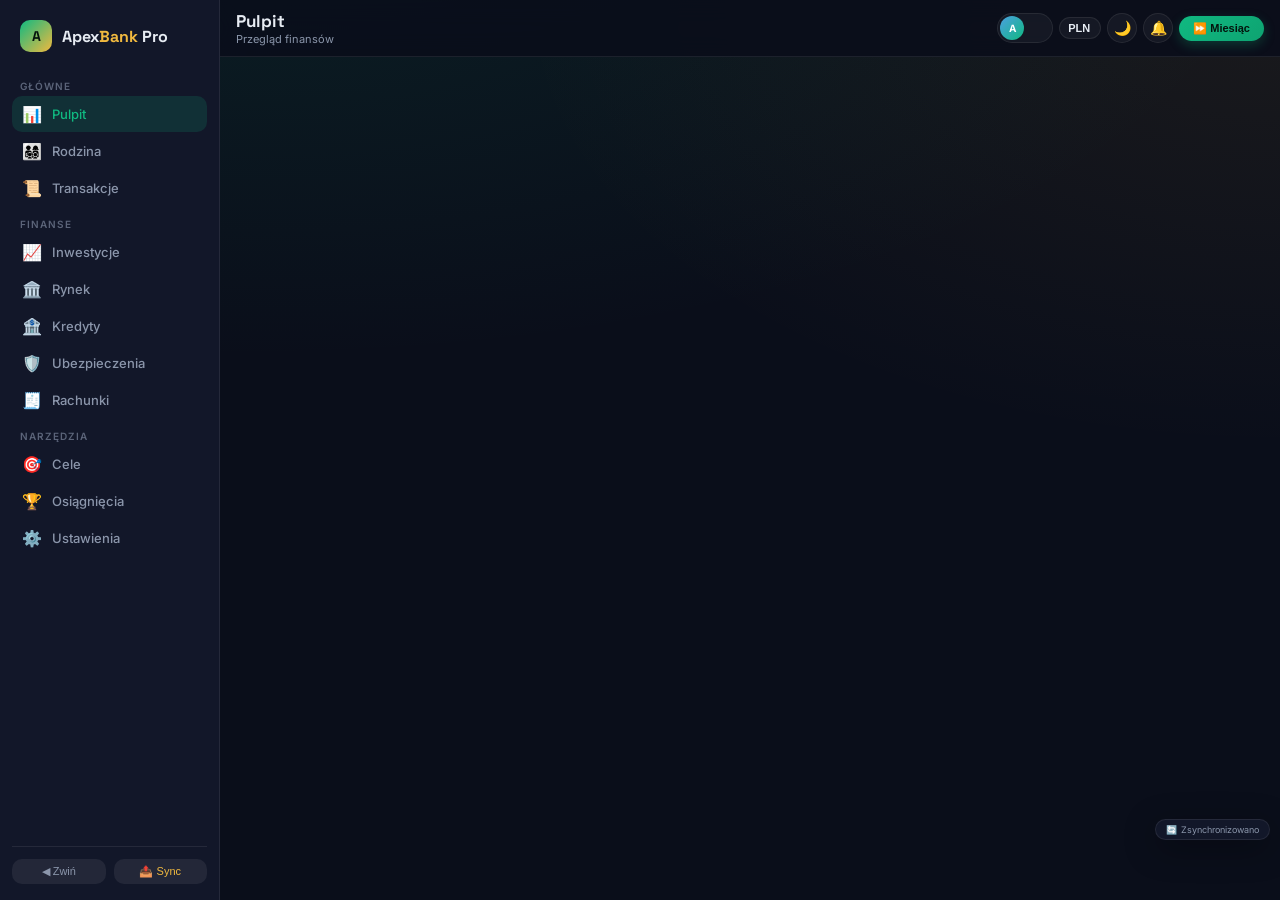
<file: testy.html>
<!DOCTYPE html>
<html lang="pl">
<head>
<meta charset="UTF-8">
<meta name="viewport" content="width=device-width, initial-scale=1.0, maximum-scale=1.0, user-scalable=no">
<title>Apex Bank Pro v5.0</title>
<link href="https://fonts.googleapis.com/css2?family=Space+Grotesk:wght@400;500;600;700&family=Inter:wght@400;500;600;700&family=JetBrains+Mono:wght@400;500;600;700&display=swap" rel="stylesheet">
<style>
*{margin:0;padding:0;box-sizing:border-box;-webkit-tap-highlight-color:transparent}
:root{--bg:#0A0E1A;--bg-alt:#0D1220;--panel:rgba(255,255,255,0.045);--panel-solid:#121729;--panel-border:rgba(255,255,255,0.08);--panel-hover:rgba(255,255,255,0.07);--primary:#10B981;--primary-dim:rgba(16,185,129,0.15);--gold:#F0B93F;--gold-dim:rgba(240,185,63,0.15);--danger:#EF4444;--danger-dim:rgba(239,68,68,0.15);--info:#4B9FE1;--info-dim:rgba(75,159,225,0.15);--text:#E7ECF3;--muted:#8B96AB;--muted-dim:#5B6479;--radius:16px;--radius-sm:10px;--shadow:0 8px 32px rgba(0,0,0,0.35);--font-display:'Space Grotesk',sans-serif;--font-body:'Inter',sans-serif;--font-mono:'JetBrains Mono',monospace}
body{background:radial-gradient(ellipse 80% 50% at 20% -10%,rgba(16,185,129,0.10),transparent),radial-gradient(ellipse 60% 50% at 100% 0%,rgba(240,185,63,0.07),transparent),var(--bg);color:var(--text);font-family:var(--font-body);min-height:100vh;display:flex;overflow:hidden;touch-action:manipulation}
body.light-mode{--bg:#F3F5F8;--bg-alt:#EAEDF3;--panel:rgba(255,255,255,0.65);--panel-solid:#FFFFFF;--panel-border:rgba(15,23,42,0.08);--panel-hover:rgba(15,23,42,0.04);--text:#131A2A;--muted:#5B6479;--muted-dim:#94A0B8;--shadow:0 8px 28px rgba(30,41,59,0.08)}
::-webkit-scrollbar{width:4px;height:4px}::-webkit-scrollbar-thumb{background:rgba(255,255,255,0.15);border-radius:4px}
.sidebar{width:220px;min-width:220px;height:100vh;position:fixed;top:0;left:0;background:var(--panel-solid);border-right:1px solid var(--panel-border);display:flex;flex-direction:column;padding:16px 12px;z-index:100;transition:transform .3s ease}
.sidebar.collapsed{transform:translateX(-220px)}
.brand{display:flex;align-items:center;gap:10px;padding:4px 8px 16px 8px;font-family:var(--font-display)}
.brand-mark{width:32px;height:32px;border-radius:10px;background:linear-gradient(135deg,var(--primary),var(--gold));display:flex;align-items:center;justify-content:center;font-weight:700;color:#04140D;font-size:14px;flex-shrink:0}
.brand-text{font-size:16px;font-weight:700;white-space:nowrap}.brand-text span{color:var(--gold)}
.nav-section-title{font-size:10px;text-transform:uppercase;letter-spacing:1px;color:var(--muted-dim);margin:12px 8px 4px 8px;font-weight:600}
.nav-item{display:flex;align-items:center;gap:10px;padding:8px 10px;border-radius:var(--radius-sm);color:var(--muted);font-size:13px;font-weight:500;margin-bottom:1px;transition:all .15s;cursor:pointer;touch-action:manipulation}
.nav-item:active{transform:scale(0.97)}
.nav-item:hover{background:var(--panel-hover);color:var(--text)}
.nav-item.active{background:var(--primary-dim);color:var(--primary)}
.nav-item .nav-icon{font-size:16px;width:20px;text-align:center}
.sidebar-footer{margin-top:auto;padding-top:12px;border-top:1px solid var(--panel-border);display:flex;gap:8px;flex-wrap:wrap}
.sidebar-footer button{flex:1;padding:6px;border:none;background:var(--panel-hover);border-radius:var(--radius-sm);color:var(--muted);font-size:11px;transition:all .2s;touch-action:manipulation}
.sidebar-footer button:active{transform:scale(0.95)}
.main-wrap{flex:1;margin-left:220px;width:calc(100% - 220px);height:100vh;display:flex;flex-direction:column;overflow:hidden}
@media(max-width:768px){.main-wrap{margin-left:0;width:100%}.sidebar{transform:translateX(-100%)}.sidebar.open{transform:translateX(0)}}
.topbar{position:sticky;top:0;z-index:90;display:flex;align-items:center;justify-content:space-between;padding:10px 16px;background:rgba(10,14,26,0.85);backdrop-filter:blur(12px);-webkit-backdrop-filter:blur(12px);border-bottom:1px solid var(--panel-border);gap:8px;flex-wrap:wrap;min-height:52px}
body.light-mode .topbar{background:rgba(243,245,248,0.85)}
.topbar-left{display:flex;align-items:center;gap:10px;min-width:0}
.mobile-menu-btn{display:none;background:none;border:none;color:var(--text);font-size:22px;padding:4px 6px;cursor:pointer;touch-action:manipulation}
@media(max-width:768px){.mobile-menu-btn{display:block}}
.page-title{font-family:var(--font-display);font-size:17px;font-weight:700;white-space:nowrap}
.page-sub{font-size:11px;color:var(--muted);white-space:nowrap;overflow:hidden;text-overflow:ellipsis;max-width:120px}
.topbar-right{display:flex;align-items:center;gap:6px;flex-wrap:wrap}
.topbar-right select{background:var(--panel);border:1px solid var(--panel-border);color:var(--text);padding:4px 8px;border-radius:20px;font-size:11px;font-weight:600;outline:none;appearance:none;cursor:pointer;max-width:80px}
.profile-switch{display:flex;align-items:center;gap:4px;background:var(--panel);border:1px solid var(--panel-border);padding:2px 6px 2px 2px;border-radius:20px}
.avatar{width:24px;height:24px;border-radius:50%;background:linear-gradient(135deg,var(--info),var(--primary));display:flex;align-items:center;justify-content:center;font-size:10px;font-weight:700;color:#fff;flex-shrink:0}
.profile-switch select{background:transparent;border:none;color:var(--text);font-size:11px;font-weight:600;outline:none;appearance:none;padding-right:10px;max-width:70px;cursor:pointer}
.icon-btn{width:30px;height:30px;border-radius:50%;background:var(--panel);border:1px solid var(--panel-border);display:flex;align-items:center;justify-content:center;color:var(--muted);font-size:14px;transition:all .15s;touch-action:manipulation;position:relative}
.icon-btn:active{transform:scale(0.92)}
.notif-dot{position:absolute;top:2px;right:3px;width:7px;height:7px;border-radius:50%;background:var(--danger);border:2px solid var(--panel-solid)}
.btn-primary{background:linear-gradient(135deg,var(--primary),#0ea371);color:#04140D;border:none;padding:6px 14px;border-radius:20px;font-size:11px;font-weight:700;display:flex;align-items:center;gap:4px;box-shadow:0 4px 12px rgba(16,185,129,0.25);transition:transform .15s;touch-action:manipulation;white-space:nowrap}
.btn-primary:active{transform:scale(0.95)}
.content{padding:12px 14px 80px 14px;flex:1;overflow-y:auto;overflow-x:hidden;-webkit-overflow-scrolling:touch}
.hero-ticker{background:linear-gradient(135deg,rgba(16,185,129,0.08),rgba(240,185,63,0.04));border:1px solid var(--panel-border);border-radius:var(--radius);padding:16px 18px;margin-bottom:14px;display:flex;flex-wrap:wrap;align-items:center;gap:12px}
.hero-left{flex:1;min-width:120px}
.hero-label{font-size:10px;text-transform:uppercase;letter-spacing:1px;color:var(--muted);font-weight:600}
.hero-value{font-family:var(--font-mono);font-size:28px;font-weight:700;display:flex;align-items:baseline;gap:6px;flex-wrap:wrap}
.hero-value .cur{font-size:16px;color:var(--muted);font-weight:500}
.hero-delta{font-size:11px;font-weight:600;padding:2px 8px;border-radius:20px;display:inline-block}
.hero-delta.up{color:var(--primary);background:var(--primary-dim)}
.hero-delta.down{color:var(--danger);background:var(--danger-dim)}
.hero-stats{display:flex;gap:12px;flex-wrap:wrap;flex:1;justify-content:space-around}
.hero-stat{text-align:center;flex:1;min-width:60px}
.hero-stat-label{font-size:9px;color:var(--muted);text-transform:uppercase;letter-spacing:0.3px}
.hero-stat-value{font-family:var(--font-mono);font-size:14px;font-weight:600}
.grid{display:grid;gap:10px}
.grid-4{grid-template-columns:repeat(4,1fr)}
.grid-3{grid-template-columns:repeat(3,1fr)}
.grid-2{grid-template-columns:repeat(2,1fr)}
@media(max-width:600px){.grid-4{grid-template-columns:repeat(2,1fr)}.grid-3{grid-template-columns:1fr 1fr}.grid-2{grid-template-columns:1fr}}
@media(max-width:400px){.grid-4{grid-template-columns:1fr 1fr}.grid-3{grid-template-columns:1fr}}
.card{background:var(--panel);border:1px solid var(--panel-border);border-radius:var(--radius-sm);padding:14px;transition:border-color .2s}
.card:active{transform:scale(0.99)}
.card-title{font-size:11px;color:var(--muted);font-weight:600;display:flex;align-items:center;justify-content:space-between;margin-bottom:8px}
.card-value{font-family:var(--font-mono);font-size:20px;font-weight:700}
.section-head{display:flex;align-items:center;justify-content:space-between;margin-bottom:10px;flex-wrap:wrap;gap:6px}
.section-title{font-family:var(--font-display);font-size:15px;font-weight:700}
.badge{padding:2px 8px;border-radius:20px;font-size:10px;font-weight:700}
.badge.success{background:var(--primary-dim);color:var(--primary)}
.badge.danger{background:var(--danger-dim);color:var(--danger)}
.badge.warn{background:var(--gold-dim);color:var(--gold)}
.badge.info{background:var(--info-dim);color:var(--info)}
.progress-bar{width:100%;height:4px;border-radius:20px;background:var(--panel-border);overflow:hidden;margin-top:6px}
.progress-fill{height:100%;border-radius:20px;background:linear-gradient(90deg,var(--primary),var(--gold));transition:width .4s}
.table-wrap{overflow-x:auto;-webkit-overflow-scrolling:touch;margin-top:8px}
table{width:100%;border-collapse:collapse;font-size:12px;min-width:400px}
th,td{padding:6px 8px;text-align:left;border-bottom:1px solid var(--panel-border)}
th{color:var(--muted);font-weight:600;font-size:10px;text-transform:uppercase;letter-spacing:0.3px}
.toast-container{position:fixed;top:70px;right:10px;left:10px;z-index:9999;display:flex;flex-direction:column;gap:6px;max-width:380px;margin:0 auto;pointer-events:none}
.toast{background:var(--panel-solid);border:1px solid var(--panel-border);border-radius:var(--radius-sm);padding:10px 14px;box-shadow:var(--shadow);backdrop-filter:blur(12px);animation:slideIn .25s ease;font-size:12px;pointer-events:auto;border-left:3px solid var(--info)}
.toast.success{border-left-color:var(--primary)}.toast.error{border-left-color:var(--danger)}.toast.warn{border-left-color:var(--gold)}
@keyframes slideIn{from{transform:translateY(-20px);opacity:0}to{transform:translateY(0);opacity:1}}
.modal-overlay{position:fixed;inset:0;background:rgba(0,0,0,0.6);backdrop-filter:blur(4px);z-index:999;display:none;align-items:center;justify-content:center;padding:12px}
.modal-overlay.open{display:flex}
.modal{background:var(--panel-solid);border:1px solid var(--panel-border);border-radius:var(--radius);padding:20px;max-width:480px;width:100%;max-height:90vh;overflow-y:auto;box-shadow:var(--shadow)}
.modal-title{font-family:var(--font-display);font-size:18px;font-weight:700;margin-bottom:12px}
.modal-close{float:right;background:none;border:none;color:var(--muted);font-size:22px;cursor:pointer;padding:0 4px}
.modal-close:active{transform:scale(0.9)}
.form-group{margin-bottom:12px}
.form-group label{display:block;font-size:12px;font-weight:600;color:var(--muted);margin-bottom:3px}
.form-group input,.form-group select{width:100%;padding:8px 12px;border-radius:var(--radius-sm);border:1px solid var(--panel-border);background:var(--bg-alt);color:var(--text);font-size:13px;outline:none;transition:border .2s;touch-action:manipulation}
.form-group input:focus,.form-group select:focus{border-color:var(--primary)}
.btn-secondary{background:var(--panel-hover);border:1px solid var(--panel-border);color:var(--text);padding:6px 14px;border-radius:20px;font-weight:600;font-size:12px;transition:all .2s;touch-action:manipulation}
.btn-secondary:active{transform:scale(0.95)}
.btn-danger{background:var(--danger);color:#fff;border:none;padding:6px 14px;border-radius:20px;font-weight:600;font-size:12px;touch-action:manipulation}
.btn-danger:active{transform:scale(0.95)}
.flex{display:flex}.flex-row{display:flex;gap:8px;flex-wrap:wrap;align-items:center}
.mt-8{margin-top:8px}.mt-16{margin-top:16px}.mb-8{margin-bottom:8px}
.text-muted{color:var(--muted)}.text-success{color:var(--primary)}.text-danger{color:var(--danger)}.text-gold{color:var(--gold)}
.font-mono{font-family:var(--font-mono)}.w-full{width:100%}.gap-8{gap:8px}.items-center{align-items:center}.justify-between{justify-content:space-between}
.mobile-bottom-nav{display:none;position:fixed;bottom:0;left:0;right:0;z-index:98;background:var(--panel-solid);border-top:1px solid var(--panel-border);padding:4px 0;justify-content:space-around;backdrop-filter:blur(12px);-webkit-backdrop-filter:blur(12px)}
.mobile-bottom-nav .nav-item{flex-direction:column;padding:4px 6px;font-size:8px;gap:1px;margin:0;border-radius:6px;background:transparent;color:var(--muted);text-align:center;border:none;flex:1;max-width:60px}
.mobile-bottom-nav .nav-item .nav-icon{font-size:18px;width:auto;height:auto}
.mobile-bottom-nav .nav-item.active{background:var(--primary-dim);color:var(--primary)}
.mobile-bottom-nav .nav-item.active::before{display:none}
@media(max-width:768px){.mobile-bottom-nav{display:flex}}
@media(max-width:480px){.content{padding:8px 8px 70px 8px}.hero-value{font-size:22px}.hero-stats{gap:6px}.hero-stat-value{font-size:12px}.card{padding:10px}.card-value{font-size:17px}.topbar{padding:6px 10px;min-height:44px}.page-title{font-size:14px}.page-sub{font-size:10px;max-width:80px}.btn-primary{font-size:10px;padding:4px 10px}.icon-btn{width:26px;height:26px;font-size:12px}.avatar{width:20px;height:20px;font-size:9px}.profile-switch select{font-size:10px;max-width:55px}.topbar-right select{font-size:10px;padding:3px 6px;max-width:60px}.modal{padding:14px;max-width:100%}}
.content::-webkit-scrollbar{width:3px}.content::-webkit-scrollbar-track{background:transparent}.content::-webkit-scrollbar-thumb{background:rgba(255,255,255,0.1);border-radius:4px}
.sync-badge{position:fixed;bottom:60px;right:10px;z-index:97;background:var(--panel-solid);border:1px solid var(--panel-border);border-radius:20px;padding:4px 10px;font-size:9px;color:var(--muted);display:flex;align-items:center;gap:4px;box-shadow:var(--shadow)}
@media(max-width:768px){.sync-badge{bottom:70px}}
</style>
</head>
<body>
<div class="sidebar" id="sidebar">
<div class="brand"><div class="brand-mark">A</div><div class="brand-text">Apex<span>Bank</span> Pro</div></div>
<div id="navContainer">
<div class="nav-section-title">Główne</div>
<div class="nav-item active" data-view="dashboard"><span class="nav-icon">📊</span><span>Pulpit</span></div>
<div class="nav-item" data-view="family"><span class="nav-icon">👨‍👩‍👧‍👦</span><span>Rodzina</span></div>
<div class="nav-item" data-view="transactions"><span class="nav-icon">📜</span><span>Transakcje</span></div>
<div class="nav-section-title">Finanse</div>
<div class="nav-item" data-view="investments"><span class="nav-icon">📈</span><span>Inwestycje</span></div>
<div class="nav-item" data-view="market"><span class="nav-icon">🏛️</span><span>Rynek</span></div>
<div class="nav-item" data-view="loans"><span class="nav-icon">🏦</span><span>Kredyty</span></div>
<div class="nav-item" data-view="insurance"><span class="nav-icon">🛡️</span><span>Ubezpieczenia</span></div>
<div class="nav-item" data-view="bills"><span class="nav-icon">🧾</span><span>Rachunki</span></div>
<div class="nav-section-title">Narzędzia</div>
<div class="nav-item" data-view="goals"><span class="nav-icon">🎯</span><span>Cele</span></div>
<div class="nav-item" data-view="achievements"><span class="nav-icon">🏆</span><span>Osiągnięcia</span></div>
<div class="nav-item" data-view="settings"><span class="nav-icon">⚙️</span><span>Ustawienia</span></div>
</div>
<div class="sidebar-footer">
<button id="collapseBtn">◀ Zwiń</button>
<button id="syncExportBtn" style="color:var(--gold)">📤 Sync</button>
</div>
</div>
<div class="main-wrap">
<div class="topbar">
<div class="topbar-left">
<button class="mobile-menu-btn" id="mobileMenuBtn">☰</button>
<div><div class="page-title" id="pageTitle">Pulpit</div><div class="page-sub" id="pageSub">Przegląd finansów</div></div>
</div>
<div class="topbar-right">
<div class="profile-switch"><div class="avatar" id="topAvatar">A</div><select id="profileSelect"></select></div>
<select id="currencySelect"><option value="PLN">PLN</option><option value="EUR">EUR</option><option value="USD">USD</option><option value="GBP">GBP</option></select>
<button class="icon-btn" id="themeToggleBtn">🌙</button>
<button class="icon-btn" id="notifBtn"><span class="notif-dot" id="notifDot" style="display:none"></span>🔔</button>
<button class="btn-primary" id="advanceMonthBtn">⏩ Miesiąc</button>
</div>
</div>
<div class="content" id="contentArea"></div>
</div>
<div class="mobile-bottom-nav" id="mobileBottomNav">
<div class="nav-item active" data-view="dashboard"><span class="nav-icon">📊</span><span>Pulpit</span></div>
<div class="nav-item" data-view="family"><span class="nav-icon">👨‍👩‍👧‍👦</span><span>Rodzina</span></div>
<div class="nav-item" data-view="investments"><span class="nav-icon">📈</span><span>Inwestycje</span></div>
<div class="nav-item" data-view="market"><span class="nav-icon">🏛️</span><span>Rynek</span></div>
<div class="nav-item" data-view="settings"><span class="nav-icon">⚙️</span><span>Ustawienia</span></div>
</div>
<div class="toast-container" id="toastContainer"></div>
<div class="modal-overlay" id="modalOverlay"><div class="modal" id="modalContent"><button class="modal-close" id="modalClose">✕</button><div id="modalBody"></div></div></div>
<div class="sync-badge" id="syncBadge">🔄 <span id="syncStatus">Zsynchronizowano</span></div>

<script>
// ============================================================
// APEX BANK PRO v5.0 – SYNC DLA RODZEŃSTWA
// ============================================================

// ===== KONFIGURACJA =====
const DB_KEY='apexBankProDB_v5';
const SYNC_KEY='apexBankProSync_v5';
const CATEGORY_META={wyplata:{label:'Wypłata',icon:'💼',kind:'income'},czynsz_najem:{label:'Czynsz',icon:'🏠',kind:'income'},dywidenda:{label:'Dywidenda',icon:'📈',kind:'income'},odsetki:{label:'Odsetki',icon:'🏦',kind:'income'},sprzedaz:{label:'Sprzedaż',icon:'💰',kind:'income'},przelew_in:{label:'Przelew+',icon:'↩️',kind:'income'},bonus:{label:'Bonus',icon:'🎁',kind:'income'},jedzenie:{label:'Jedzenie',icon:'🍔',kind:'expense'},rachunki:{label:'Rachunki',icon:'🧾',kind:'expense'},ubezpieczenie:{label:'Ubezpieczenie',icon:'🛡️',kind:'expense'},kredyt_rata:{label:'Rata kredytu',icon:'🏦',kind:'expense'},inwestycja:{label:'Zakup',icon:'📊',kind:'expense'},przelew_out:{label:'Przelew-',icon:'↪️',kind:'expense'},kara:{label:'Kara',icon:'⚠️',kind:'expense'},podatek:{label:'Podatek',icon:'🏛️',kind:'expense'},zdarzenie_neg:{label:'Zdarzenie-',icon:'💥',kind:'expense'},inne:{label:'Inne',icon:'🔹',kind:'neutral'}};
const BASE_FX_RATES={PLN:1,EUR:0.232,USD:0.251,GBP:0.198};
const CURRENCY_SYMBOLS={PLN:'zł',EUR:'€',USD:'$',GBP:'£'};
const JOB_OFFERS_POOL=[
{id:'j1',title:'Kasjer',salary:3800,successBase:.85,sector:'Handel'},{id:'j2',title:'Kurier',salary:4200,successBase:.80,sector:'Logistyka'},
{id:'j3',title:'Recepcjonista',salary:4100,successBase:.75,sector:'Usługi'},{id:'j4',title:'Junior Dev',salary:7500,successBase:.55,sector:'IT'},
{id:'j5',title:'Mid Dev',salary:12500,successBase:.35,sector:'IT'},{id:'j6',title:'Senior Dev',salary:21000,successBase:.18,sector:'IT'},
{id:'j7',title:'Grafik',salary:6200,successBase:.55,sector:'Kreacja'},{id:'j8',title:'Księgowy',salary:6800,successBase:.50,sector:'Finanse'},
{id:'j9',title:'Analityk',salary:9800,successBase:.40,sector:'Finanse'},{id:'j10',title:'Broker',salary:14500,successBase:.25,sector:'Finanse'},
{id:'j11',title:'Nauczyciel',salary:5200,successBase:.65,sector:'Edukacja'},{id:'j12',title:'Pielęgniarka',salary:6100,successBase:.60,sector:'Zdrowie'},
{id:'j13',title:'Lekarz',salary:9500,successBase:.30,sector:'Zdrowie'},{id:'j14',title:'Prawnik',salary:13500,successBase:.28,sector:'Prawo'},
{id:'j15',title:'Kierowca',salary:5800,successBase:.70,sector:'Logistyka'},{id:'j16',title:'Manager',salary:8900,successBase:.45,sector:'Handel'},
{id:'j17',title:'Barista',salary:3600,successBase:.88,sector:'Gastronomia'},{id:'j18',title:'Elektryk',salary:6700,successBase:.58,sector:'Budownictwo'},
{id:'j19',title:'Architekt',salary:10800,successBase:.32,sector:'Budownictwo'},{id:'j20',title:'Twórca',salary:4500,successBase:.40,sector:'Media'}
];
const CRYPTO_SEED=[
{sym:'BTC',name:'Bitcoin',price:248000,vol:.035},{sym:'ETH',name:'Ethereum',price:13200,vol:.040},
{sym:'BNB',name:'BNB',price:2450,vol:.038},{sym:'SOL',name:'Solana',price:610,vol:.055},
{sym:'XRP',name:'Ripple',price:2.30,vol:.050},{sym:'ADA',name:'Cardano',price:1.85,vol:.048},
{sym:'DOGE',name:'Dogecoin',price:.62,vol:.070},{sym:'DOT',name:'Polkadot',price:24.50,vol:.045},
{sym:'AVAX',name:'Avalanche',price:145,vol:.052},{sym:'LINK',name:'Chainlink',price:58,vol:.046},
{sym:'MATIC',name:'Polygon',price:2.10,vol:.050},{sym:'LTC',name:'Litecoin',price:340,vol:.040},
{sym:'ATOM',name:'Cosmos',price:32,vol:.048},{sym:'UNI',name:'Uniswap',price:26,vol:.049},
{sym:'APEX',name:'ApexCoin',price:9.80,vol:.090}
];
const STOCKS_SEED=[
{sym:'PKO',name:'PKO BP',price:58.40,vol:.018},{sym:'PKN',name:'Orlen',price:71.20,vol:.020},
{sym:'CDR',name:'CD Projekt',price:112.50,vol:.028},{sym:'ALE',name:'Allegro',price:34.80,vol:.022},
{sym:'KGH',name:'KGHM',price:145.30,vol:.024},{sym:'DNP',name:'Dino Polska',price:398.00,vol:.020},
{sym:'PZU',name:'PZU',price:52.10,vol:.016},{sym:'LPP',name:'LPP',price:16800,vol:.026}
];

// ===== BAZA DANYCH =====
let DB=null;
function defaultDB(){
const now=new Date();const headId='u_head';
return{version:5,simDate:{year:now.getFullYear(),month:now.getMonth()},theme:'dark',displayCurrency:'PLN',currentUserId:headId,fxRates:{...BASE_FX_RATES},familyPool:{balance:2500,history:[]},market:{crypto:CRYPTO_SEED.map(c=>({...c,history:[c.price]})),stocks:STOCKS_SEED.map(s=>({...s,history:[s.price]})),commodities:{gold:{name:'Złoto',price:9850,vol:.012,history:[9850]},oil:{name:'Ropa',price:342,vol:.025,history:[342]}}},jobOffersAvailable:[],globalEventLog:[],notifications:[],users:{[headId]:makeDefaultUser(headId,'Adam Kowalski','A','Głowa rodziny',12500,5000)},standingOrders:[],lastSave:Date.now()};}
function makeDefaultUser(id,name,initials,role,balance,savings){return{id,name,initials,role,balance:savings:savings||1000,savingsRate:.02,creditScore:65,status:'Aktywny',jobs:[],insurances:[],bills:[{id:'b_prad_'+id,name:'Prąd',amount:180,dueDay:10,paid:false,overdueCount:0},{id:'b_woda_'+id,name:'Woda',amount:90,dueDay:12,paid:false,overdueCount:0},{id:'b_internet_'+id,name:'Internet',amount:80,dueDay:15,paid:false,overdueCount:0},{id:'b_czynsz_'+id,name:'Czynsz',amount:1200,dueDay:5,paid:false,overdueCount:0}],portfolio:{crypto:{},stocks:{},realEstate:[],bonds:[],deposits:[],startups:[],ppk:0,goldOz:0,oilBarrels:0},loans:[],achievements:[],goals:[],history:[],overdraftLimit:0,overdraftInterest:.15,lastLogin:Date.now(),totalIncome:0,totalExpenses:0};}
function loadDB(){try{const raw=localStorage.getItem(DB_KEY);if(!raw){DB=defaultDB();saveDB();return DB}DB=JSON.parse(raw);if(!DB.version||DB.version<5){DB=defaultDB();saveDB()}return DB}catch(e){DB=defaultDB();saveDB();return DB}}
function saveDB(){DB.lastSave=Date.now();localStorage.setItem(DB_KEY,JSON.stringify(DB));updateSyncStatus()}
function getUser(id){return DB.users[id||DB.currentUserId]}
function getCurrentUser(){return DB.users[DB.currentUserId]}
function round2(n){return Math.round(n*100)/100}
function convertCurrency(amount,fromCur,toCur){if(fromCur===toCur)return amount;const plnAmount=amount/DB.fxRates[fromCur];return plnAmount*DB.fxRates[toCur]}
function toDisplay(amountInPLN){return convertCurrency(amountInPLN,'PLN',DB.displayCurrency)}
function fmtMoney(amountInPLN,opts){opts=opts||{};const cur=opts.currency||DB.displayCurrency;const val=opts.alreadyConverted?amountInPLN:convertCurrency(amountInPLN,'PLN',cur);const sign=val<0?'-':(opts.forceSign?'+':'');const abs=Math.abs(val);return sign+abs.toLocaleString('pl-PL',{minimumFractionDigits:2,maximumFractionDigits:2})+' '+CURRENCY_SYMBOLS[cur]}
function pushNotification(message,kind){DB.notifications.unshift({id:'n_'+Date.now()+'_'+Math.floor(Math.random()*9999),message,kind:kind||'info',ts:Date.now(),read:false});if(DB.notifications.length>100)DB.notifications.length=100;saveDB()}
function addTransaction(userId,category,amountPLN,note,opts){opts=opts||{};const user=getUser(userId);const meta=CATEGORY_META[category]||CATEGORY_META.inne;const kind=opts.kind||meta.kind;const delta=kind==='expense'?-Math.abs(amountPLN):Math.abs(amountPLN);const target=opts.targetField||'balance';user[target]=round2(user[target]+delta);user.history.unshift({ts:Date.now(),simMonth:DB.simDate.year+'-'+String(DB.simDate.month+1).padStart(2,'0'),category,kind,amountPLN:delta,note:note||meta.label,balanceAfter:user.balance,savingsAfter:user.savings});if(user.history.length>500)user.history.length=500;saveDB();return delta}
function calcNetWorth(user){let total=user.balance+user.savings;Object.entries(user.portfolio.crypto).forEach(([sym,qty])=>{const c=DB.market.crypto.find(x=>x.sym===sym);if(c)total+=c.price*qty});Object.entries(user.portfolio.stocks).forEach(([sym,qty])=>{const s=DB.market.stocks.find(x=>x.sym===sym);if(s)total+=s.price*qty});user.portfolio.realEstate.forEach(p=>total+=p.value-(p.mortgage||0));user.portfolio.bonds.forEach(b=>total+=b.amount);user.portfolio.deposits.forEach(d=>total+=d.amount);user.portfolio.startups.forEach(s=>{if(!s.resolved)total+=s.invested});total+=user.portfolio.ppk;total+=user.portfolio.goldOz*DB.market.commodities.gold.price;total+=user.portfolio.oilBarrels*DB.market.commodities.oil.price;user.loans.forEach(l=>total-=l.remaining);return round2(total)}
function calcFamilyNetWorth(){return round2(Object.values(DB.users).reduce((sum,u)=>sum+calcNetWorth(u),0)+DB.familyPool.balance)}

// ===== SYNC MIĘDZY URZĄDZENIAMI =====
function syncExport(){
const data=JSON.stringify(DB,null,2);
const blob=new Blob([data],{type:'application/json'});
const url=URL.createObjectURL(blob);
const a=document.createElement('a');
a.href=url;
a.download='apex_bank_sync_'+Date.now()+'.json';
document.body.appendChild(a);
a.click();
document.body.removeChild(a);
URL.revokeObjectURL(url);
showToast('📤 Dane wyeksportowane do pliku', 'success');
}

function syncImport(file){
const reader=new FileReader();
reader.onload=function(e){
try{
const data=JSON.parse(e.target.result);
if(!data.version||!data.users)throw new Error('Niepoprawny format');
DB=data;
saveDB();
updateProfileSelect();
renderAll();
showToast('📥 Dane zaimportowane pomyślnie!', 'success');
}catch(err){
showToast('❌ Błąd importu: '+err.message, 'error');
}
};
reader.readAsText(file);
}

function syncQR(){
const data=JSON.stringify(DB);
const url='data:application/json;base64,'+btoa(data);
// Pokazujemy modal z kodem QR i linkiem
showModal(`
<div class="modal-title">📤 Synchronizacja</div>
<p style="font-size:13px;color:var(--muted);margin-bottom:12px;">
Wybierz jedną z opcji:
</p>
<div class="flex-row" style="gap:10px;flex-wrap:wrap;">
<button class="btn-primary" onclick="syncExport();closeModal();">📤 Eksportuj plik</button>
<button class="btn-secondary" onclick="document.getElementById('syncFileInput').click();closeModal();">📥 Importuj plik</button>
</div>
<input type="file" id="syncFileInput" style="display:none" accept=".json" onchange="syncImport(this.files[0]);this.value=''">
<div style="margin-top:12px;padding:10px;background:var(--bg-alt);border-radius:8px;font-size:11px;color:var(--muted);">
💡 Instrukcja:<br>
1. Osoba z najnowszymi danymi klika "Eksportuj"<br>
2. Wysyła plik przez WhatsApp / Bluetooth / email<br>
3. Reszta klika "Importuj" i wybiera plik<br>
4. Wszyscy mają te same dane!
</div>
`);
}

function updateSyncStatus(){
const status=document.getElementById('syncStatus');
if(status){
const count=Object.values(DB.users).reduce((s,u)=>s+u.history.length,0);
status.textContent='✅ '+count+' transakcji';
}
}

// ===== PODSTAWOWE FUNKCJE =====
function addFamilyMember(name,initials,role,balance,savings){
const id='u_'+Date.now()+'_'+Math.floor(Math.random()*1000);
const user=makeDefaultUser(id,name,initials,role,balance||5000,savings||1000);
DB.users[id]=user;saveDB();pushNotification('Dodano '+name,'success');return id}
function removeFamilyMember(userId){if(userId==='u_head')return{ok:false,error:'Nie można usunąć głowy'};if(!DB.users[userId])return{ok:false,error:'Nie istnieje'};delete DB.users[userId];saveDB();pushNotification('Usunięto członka','warn');return{ok:true}}
function getFamilyMembers(){return Object.values(DB.users)}
function getFamilyLeaderboard(){return Object.values(DB.users).map(u=>({...u,netWorth:calcNetWorth(u)})).sort((a,b)=>b.netWorth-a.netWorth)}
function transferBetweenUsers(fromId,toId,amountPLN,note){const from=getUser(fromId),to=getUser(toId);if(from.balance<amountPLN)return{ok:false,error:'Niewystarczające'};addTransaction(fromId,'przelew_out',amountPLN,note||'Przelew do '+to.name);addTransaction(toId,'przelew_in',amountPLN,note||'Przelew od '+from.name);saveDB();return{ok:true}}
function transferToFamilyPool(userId,amountPLN,note){const user=getUser(userId);if(user.balance<amountPLN)return{ok:false,error:'Niewystarczające'};addTransaction(userId,'przelew_out',amountPLN,note||'Do puli');DB.familyPool.balance=round2(DB.familyPool.balance+amountPLN);DB.familyPool.history.unshift({ts:Date.now(),userId,amountPLN,note:note||'Wpłata'});saveDB();return{ok:true}}
function withdrawFromFamilyPool(userId,amountPLN,note){if(DB.familyPool.balance<amountPLN)return{ok:false,error:'Za mało w puli'};DB.familyPool.balance=round2(DB.familyPool.balance-amountPLN);addTransaction(userId,'przelew_in',amountPLN,note||'Z puli');DB.familyPool.history.unshift({ts:Date.now(),userId,amountPLN:-amountPLN,note:note||'Wypłata'});saveDB();return{ok:true}}
function refreshJobOffers(){const count=6+Math.floor(Math.random()*5);const shuffled=[...JOB_OFFERS_POOL].sort(()=>Math.random()-0.5);DB.jobOffersAvailable=shuffled.slice(0,count).map(j=>({...j,id:j.id+'_'+Date.now()+'_'+Math.floor(Math.random()*1000),expires:Date.now()+7*24*60*60*1000}));saveDB();return DB.jobOffersAvailable}
function applyForJob(userId,jobId){const user=getUser(userId);const job=DB.jobOffersAvailable.find(j=>j.id===jobId);if(!job)return{ok:false,error:'Oferta wygasła'};const success=Math.random()<(job.successBase+user.creditScore/200);DB.jobOffersAvailable=DB.jobOffersAvailable.filter(j=>j.id!==jobId);if(success){user.jobs.push({id:'j_'+Date.now(),title:job.title,salary:job.salary,sector:job.sector,startMonth:DB.simDate.year+'-'+String(DB.simDate.month+1).padStart(2,'0'),active:true});pushNotification('🎉 Rozpocząłeś '+job.title,'success');saveDB();return{ok:true,message:'Zdobyto pracę',job:job}}else{pushNotification('❌ Nie udało się '+job.title,'error');saveDB();return{ok:false,message:'Nie udało się'}}}
function collectSalary(userId){const user=getUser(userId);let total=0;user.jobs.forEach(job=>{if(job.active){const net=job.salary*(1-0.12);total+=net;addTransaction(userId,'wyplata',net,'Wypłata: '+job.title)}});if(total>0){pushNotification('💵 Wypłaty: '+fmtMoney(total),'success');saveDB()}return total}
function updateMarketPrices(){DB.market.crypto.forEach(c=>{const change=(Math.random()-0.5)*c.vol*2;c.price=Math.max(.01,c.price*(1+change));c.history.push(c.price);if(c.history.length>100)c.history.shift()});DB.market.stocks.forEach(s=>{const change=(Math.random()-0.5)*s.vol*2;s.price=Math.max(.01,s.price*(1+change));s.history.push(s.price);if(s.history.length>100)s.history.shift()});['gold','oil'].forEach(key=>{const item=DB.market.commodities[key];const change=(Math.random()-0.5)*item.vol*2;item.price=Math.max(.01,item.price*(1+change));item.history.push(item.price);if(item.history.length>100)item.history.shift()});Object.keys(DB.fxRates).forEach(cur=>{if(cur==='PLN')return;const drift=(Math.random()-.5)*.01;DB.fxRates[cur]=Math.max(BASE_FX_RATES[cur]*.85,Math.min(BASE_FX_RATES[cur]*1.15,DB.fxRates[cur]*(1+drift)))});saveDB()}
function buyCrypto(userId,symbol,quantity){const user=getUser(userId);const asset=DB.market.crypto.find(c=>c.sym===symbol);if(!asset)return{ok:false,error:'Nieznana'};const cost=asset.price*quantity;if(user.balance<cost)return{ok:false,error:'Za mało środków'};user.balance=round2(user.balance-cost);user.portfolio.crypto[symbol]=(user.portfolio.crypto[symbol]||0)+quantity;addTransaction(userId,'inwestycja',cost,'Zakup '+quantity+' '+symbol);pushNotification('📈 Zakupiono '+quantity+' '+symbol,'info');saveDB();return{ok:true,cost:cost}}
function sellCrypto(userId,symbol,quantity){const user=getUser(userId);const asset=DB.market.crypto.find(c=>c.sym===symbol);if(!asset)return{ok:false,error:'Nieznana'};const held=user.portfolio.crypto[symbol]||0;if(held<quantity)return{ok:false,error:'Za mało'};const revenue=asset.price*quantity;user.balance=round2(user.balance+revenue);user.portfolio.crypto[symbol]=held-quantity;if(user.portfolio.crypto[symbol]===0)delete user.portfolio.crypto[symbol];addTransaction(userId,'sprzedaz',revenue,'Sprzedaż '+quantity+' '+symbol);pushNotification('💰 Sprzedano '+quantity+' '+symbol,'info');saveDB();return{ok:true,revenue:revenue}}
function buyStock(userId,symbol,quantity){const user=getUser(userId);const asset=DB.market.stocks.find(s=>s.sym===symbol);if(!asset)return{ok:false,error:'Nieznana'};const cost=asset.price*quantity;if(user.balance<cost)return{ok:false,error:'Za mało'};user.balance=round2(user.balance-cost);user.portfolio.stocks[symbol]=(user.portfolio.stocks[symbol]||0)+quantity;addTransaction(userId,'inwestycja',cost,'Zakup '+quantity+' '+symbol);pushNotification('📊 Zakupiono '+quantity+' '+symbol,'info');saveDB();return{ok:true,cost:cost}}
function sellStock(userId,symbol,quantity){const user=getUser(userId);const asset=DB.market.stocks.find(s=>s.sym===symbol);if(!asset)return{ok:false,error:'Nieznana'};const held=user.portfolio.stocks[symbol]||0;if(held<quantity)return{ok:false,error:'Za mało'};const revenue=asset.price*quantity;user.balance=round2(user.balance+revenue);user.portfolio.stocks[symbol]=held-quantity;if(user.portfolio.stocks[symbol]===0)delete user.portfolio.stocks[symbol];addTransaction(userId,'sprzedaz',revenue,'Sprzedaż '+quantity+' '+symbol);pushNotification('💰 Sprzedano '+quantity+' '+symbol,'info');saveDB();return{ok:true,revenue:revenue}}
function collectDividends(userId){const user=getUser(userId);let total=0;Object.entries(user.portfolio.stocks).forEach(([sym,qty])=>{const asset=DB.market.stocks.find(s=>s.sym===sym);if(asset){const div=asset.price*.005*qty;if(div>.01){total+=div;addTransaction(userId,'dywidenda',div,'Dywidenda z '+sym)}}});if(total>0){pushNotification('💵 Dywidendy: '+fmtMoney(total),'success');saveDB()}return total}
function buyCommodity(userId,type,quantity){const user=getUser(userId);const asset=DB.market.commodities[type];if(!asset)return{ok:false,error:'Nieznany'};const cost=asset.price*quantity;if(user.balance<cost)return{ok:false,error:'Za mało'};user.balance=round2(user.balance-cost);if(type==='gold')user.portfolio.goldOz+=quantity;else user.portfolio.oilBarrels+=quantity;addTransaction(userId,'inwestycja',cost,'Zakup '+quantity+' '+asset.name);pushNotification('🛢️ Zakupiono '+quantity+' '+asset.name,'info');saveDB();return{ok:true,cost:cost}}
function payBill(userId,billId){const user=getUser(userId);const bill=user.bills.find(b=>b.id===billId);if(!bill)return{ok:false,error:'Nie istnieje'};if(bill.paid)return{ok:false,error:'Już opłacony'};if(user.balance<bill.amount)return{ok:false,error:'Za mało'};user.balance=round2(user.balance-bill.amount);bill.paid=true;addTransaction(userId,'rachunki',bill.amount,'Opłata: '+bill.name);pushNotification('✅ Opłacono '+bill.name,'success');saveDB();return{ok:true}}
function takeLoan(userId,amount,rate,months){const user=getUser(userId);const maxLoan=user.balance*3+user.savings*.5;if(amount>maxLoan)return{ok:false,error:'Przekroczono zdolność'};const monthlyRate=rate/12;const monthlyPayment=amount*monthlyRate*Math.pow(1+monthlyRate,months)/(Math.pow(1+monthlyRate,months)-1);const id='loan_'+Date.now();user.loans.push({id,type:'gotówkowy',principal:amount,remaining:amount,rate,months,monthlyPayment,startMonth:DB.simDate.year+'-'+String(DB.simDate.month+1).padStart(2,'0')});user.balance=round2(user.balance+amount);addTransaction(userId,'przelew_in',amount,'Kredyt '+months+'m '+Math.round(rate*100)+'%');pushNotification('🏦 Kredyt: '+fmtMoney(amount),'info');saveDB();return{ok:true,monthlyPayment:monthlyPayment}}
function addGoal(userId,name,target,deadlineMonth){const user=getUser(userId);user.goals.push({id:'goal_'+Date.now(),name,target,current:0,deadlineMonth:deadlineMonth||12,startMonth:DB.simDate.year+'-'+String(DB.simDate.month+1).padStart(2,'0'),completed:false});pushNotification('🎯 Nowy cel: '+name,'info');saveDB();return{ok:true}}
function contributeToGoal(userId,goalId,amount){const user=getUser(userId);const goal=user.goals.find(g=>g.id===goalId);if(!goal)return{ok:false,error:'Nie istnieje'};if(goal.completed)return{ok:false,error:'Już osiągnięty'};if(user.balance<amount)return{ok:false,error:'Za mało'};user.balance=round2(user.balance-amount);goal.current=round2(goal.current+amount);addTransaction(userId,'inne',amount,'Cel: '+goal.name);pushNotification('💰 Wpłacono '+fmtMoney(amount)+' na '+goal.name,'info');if(goal.current>=goal.target){goal.completed=true;pushNotification('🏆 Osiągnięto cel: '+goal.name+'!','success');user.creditScore=Math.min(100,user.creditScore+10);user.achievements.push({id:'ach_'+Date.now(),name:'Osiągnięto cel: '+goal.name,date:Date.now(),icon:'🎯'})}saveDB();return{ok:true}}
function checkAchievements(userId){const user=getUser(userId);const newAchs=[];const has=(n)=>user.achievements.some(a=>a.name===n);const nw=calcNetWorth(user);if(nw>=100000&&!has('Milioner w budowie'))newAchs.push({name:'Milioner w budowie',icon:'💎'});if(nw>=1000000&&!has('Milioner'))newAchs.push({name:'Milioner',icon:'👑'});if(user.jobs.filter(j=>j.active).length>=3&&!has('Pracowity'))newAchs.push({name:'Pracowity',icon:'💼'});if(user.savings>=50000&&!has('Oszczędny'))newAchs.push({name:'Oszczędny',icon:'🐷'});if(user.creditScore>=90&&!has('Wiarygodny'))newAchs.push({name:'Wiarygodny',icon:'⭐'});if(Object.keys(user.portfolio.crypto).length>=5&&!has('Krypto-ekspert'))newAchs.push({name:'Krypto-ekspert',icon:'₿'});if(user.loans.length===0&&user.balance>0&&!has('Bez długów'))newAchs.push({name:'Bez długów',icon:'🎉'});newAchs.forEach(a=>{user.achievements.push({id:'ach_'+Date.now()+'_'+Math.floor(Math.random()*1000),name:a.name,icon:a.icon,date:Date.now()});pushNotification('🏆 Nowe osiągnięcie: '+a.icon+' '+a.name,'success')});if(newAchs.length>0)saveDB();return newAchs}
function getFinancialHealth(userId){const user=getUser(userId);const nw=calcNetWorth(user);const debt=user.loans.reduce((s,l)=>s+l.remaining,0);const liquidity=user.balance/(debt+.01);const score=user.creditScore;let health=50+Math.min(30,nw/10000)*.3+Math.min(20,liquidity*5)+score*.3;return Math.max(0,Math.min(100,Math.round(health)))}
function getMonthlyCashflow(userId){const user=getUser(userId);let income=0,expenses=0;user.jobs.forEach(j=>{if(j.active)income+=j.salary*(1-.12)});user.portfolio.realEstate.forEach(p=>income+=p.rent);user.bills.forEach(b=>expenses+=b.amount);user.loans.forEach(l=>{if(l.remaining>0)expenses+=l.monthlyPayment});user.insurances.forEach(i=>{if(i.active)expenses+=i.monthlyCost});return{income:round2(income),expenses:round2(expenses),net:round2(income-expenses)}}
function advanceMonth(){DB.simDate.month++;if(DB.simDate.month>11){DB.simDate.month=0;DB.simDate.year++}Object.keys(DB.users).forEach(uid=>{collectSalary(uid);processMonthlyBills(uid);processLoanPayment(uid);collectDividends(uid);collectRent(uid);const user=getUser(uid);const interest=user.savings*user.savingsRate;if(interest>.01){user.savings=round2(user.savings+interest);addTransaction(uid,'odsetki',interest,'Odsetki od oszczędności')}checkAchievements(uid)});updateMarketPrices();refreshJobOffers();saveDB();pushNotification('📅 Miesiąc '+ (DB.simDate.month+1)+'/'+DB.simDate.year,'info');renderAll()}
function processMonthlyBills(userId){const user=getUser(userId);user.bills.forEach(bill=>{if(!bill.paid){bill.overdueCount=(bill.overdueCount||0)+1;const penalty=bill.amount*.05*bill.overdueCount;if(user.balance>=penalty){user.balance=round2(user.balance-penalty);addTransaction(userId,'kara',penalty,'Kara: '+bill.name)}user.creditScore=Math.max(0,user.creditScore-2)}bill.paid=false});saveDB()}
function processLoanPayment(userId){const user=getUser(userId);user.loans.forEach(loan=>{if(loan.remaining>0){const payment=Math.min(loan.monthlyPayment,loan.remaining);if(user.balance>=payment){user.balance=round2(user.balance-payment);loan.remaining=round2(loan.remaining-payment);addTransaction(userId,'kredyt_rata',payment,'Rata kredytu');if(loan.remaining<=0){pushNotification('✅ Kredyt spłacony!','success');user.creditScore=Math.min(100,user.creditScore+5)}}else{user.creditScore=Math.max(0,user.creditScore-3)}}});saveDB()}
function collectRent(userId){const user=getUser(userId);let total=0;user.portfolio.realEstate.forEach(p=>{total+=p.rent;addTransaction(userId,'czynsz_najem',p.rent,'Czynsz: '+p.name)});if(total>0){pushNotification('🏠 Czynsze: '+fmtMoney(total),'success');saveDB()}return total}
function buyInsurance(userId,type,monthlyCost,coverage){const user=getUser(userId);if(user.balance<monthlyCost)return{ok:false,error:'Za mało'};user.balance=round2(user.balance-monthlyCost);const id='ins_'+Date.now();user.insurances.push({id,type,monthlyCost,coverage,startMonth:DB.simDate.year+'-'+String(DB.simDate.month+1).padStart(2,'0'),active:true});addTransaction(userId,'ubezpieczenie',monthlyCost,'Ubezpieczenie: '+type);pushNotification('🛡️ Wykupiono '+type,'success');saveDB();return{ok:true}}
function processMonthlyInsurance(userId){const user=getUser(userId);user.insurances.forEach(ins=>{if(ins.active){if(user.balance>=ins.monthlyCost){user.balance=round2(user.balance-ins.monthlyCost);addTransaction(userId,'ubezpieczenie',ins.monthlyCost,'Składka: '+ins.type)}else{ins.active=false;pushNotification('⚠️ Anulowano '+ins.type,'error')}}});saveDB()}
function buyRealEstate(userId,name,value,rent){const user=getUser(userId);if(user.balance<value)return{ok:false,error:'Za mało'};const p={id:'re_'+Date.now(),name,value,rent:rent||value*.005,mortgage:0,purchasedMonth:DB.simDate.year+'-'+String(DB.simDate.month+1).padStart(2,'0'),maintenance:value*.001};user.balance=round2(user.balance-value);user.portfolio.realEstate.push(p);addTransaction(userId,'inwestycja',value,'Zakup nieruchomości: '+name);pushNotification('🏠 Zakupiono '+name,'success');saveDB();return{ok:true,property:p}}
function sellRealEstate(userId,propertyId){const user=getUser(userId);const idx=user.portfolio.realEstate.findIndex(p=>p.id===propertyId);if(idx===-1)return{ok:false,error:'Nie istnieje'};const p=user.portfolio.realEstate[idx];const price=p.value*(.9+Math.random()*.2);user.balance=round2(user.balance+price);user.portfolio.realEstate.splice(idx,1);addTransaction(userId,'sprzedaz',price,'Sprzedaż: '+p.name);pushNotification('💰 Sprzedano '+p.name+' za '+fmtMoney(price),'info');saveDB();return{ok:true,salePrice:price}}
function buyBond(userId,amount,rate,months){const user=getUser(userId);if(user.balance<amount)return{ok:false,error:'Za mało'};const bond={id:'bond_'+Date.now(),amount,rate,months,startMonth:DB.simDate.year+'-'+String(DB.simDate.month+1).padStart(2,'0'),interestAccrued:0};user.balance=round2(user.balance-amount);user.portfolio.bonds.push(bond);addTransaction(userId,'inwestycja',amount,'Obligacja '+Math.round(rate*100)+'%');pushNotification('📊 Obligacja: '+fmtMoney(amount),'info');saveDB();return{ok:true,bond:bond}}
function processBondInterest(userId){const user=getUser(userId);user.portfolio.bonds.forEach(bond=>{const interest=bond.amount*(bond.rate/12);bond.interestAccrued=(bond.interestAccrued||0)+interest;const monthsPassed=Math.floor((Date.now()-new Date(bond.startMonth).getTime())/(30*24*60*60*1000));if(monthsPassed>=bond.months){const total=bond.amount+bond.interestAccrued;user.balance=round2(user.balance+total);addTransaction(userId,'odsetki',total,'Wykup obligacji');pushNotification('💰 Wykupiono obligację: '+fmtMoney(total),'success');const idx=user.portfolio.bonds.indexOf(bond);if(idx>-1)user.portfolio.bonds.splice(idx,1)}});saveDB()}
function createDeposit(userId,amount,rate,months){const user=getUser(userId);if(user.balance<amount)return{ok:false,error:'Za mało'};const dep={id:'dep_'+Date.now(),amount,rate,months,startMonth:DB.simDate.year+'-'+String(DB.simDate.month+1).padStart(2,'0'),interestAccrued:0};user.balance=round2(user.balance-amount);user.portfolio.deposits.push(dep);addTransaction(userId,'inwestycja',amount,'Lokata '+Math.round(rate*100)+'%');pushNotification('🏦 Lokata: '+fmtMoney(amount),'info');saveDB();return{ok:true,deposit:dep}}
function processDepositInterest(userId){const user=getUser(userId);user.portfolio.deposits.forEach(dep=>{const interest=dep.amount*(dep.rate/12);dep.interestAccrued=(dep.interestAccrued||0)+interest;const monthsPassed=Math.floor((Date.now()-new Date(dep.startMonth).getTime())/(30*24*60*60*1000));if(monthsPassed>=dep.months){const total=dep.amount+dep.interestAccrued;user.balance=round2(user.balance+total);addTransaction(userId,'odsetki',total,'Wypłata lokaty');pushNotification('💰 Wypłacono lokatę: '+fmtMoney(total),'success');const idx=user.portfolio.deposits.indexOf(dep);if(idx>-1)user.portfolio.deposits.splice(idx,1)}});saveDB()}
function investInStartup(userId,name,amount,risk){const user=getUser(userId);if(user.balance<amount)return{ok:false,error:'Za mało'};const s={id:'startup_'+Date.now(),name,invested:amount,risk:risk||.5,startMonth:DB.simDate.year+'-'+String(DB.simDate.month+1).padStart(2,'0'),resolved:false,result:null};user.balance=round2(user.balance-amount);user.portfolio.startups.push(s);addTransaction(userId,'inwestycja',amount,'Startup: '+name);pushNotification('🚀 Startup: '+name,'info');saveDB();return{ok:true,startup:s}}
function processStartups(userId){const user=getUser(userId);user.portfolio.startups.forEach(startup=>{if(startup.resolved)return;const monthsPassed=Math.floor((Date.now()-new Date(startup.startMonth).getTime())/(30*24*60*60*1000));if(monthsPassed>=12){startup.resolved=true;const success=Math.random()<(1-startup.risk);if(success){const mult=1.5+Math.random()*3;const ret=startup.invested*mult;user.balance=round2(user.balance+ret);addTransaction(userId,'sprzedaz',ret,'Zwrot z startupu: '+startup.name);pushNotification('💰 Startup '+startup.name+' wypalił!','success');startup.result='success'}else{pushNotification('💥 Startup '+startup.name+' upadł','error');startup.result='failure'}}});saveDB()}
function contributeToPPK(userId,amount){const user=getUser(userId);if(user.balance<amount)return{ok:false,error:'Za mało'};const gov=Math.min(amount*.5,250);const total=amount+gov;user.balance=round2(user.balance-amount);user.portfolio.ppk=(user.portfolio.ppk||0)+total;addTransaction(userId,'inne',amount,'PPK (+dopłata '+fmtMoney(gov)+')');pushNotification('🏦 PPK: '+fmtMoney(amount)+' + '+fmtMoney(gov),'success');saveDB();return{ok:true,total:total,governmentMatch:gov}}
function setupOverdraft(userId,limit){const user=getUser(userId);if(limit<0||limit>10000)return{ok:false,error:'Limit 0-10000'};user.overdraftLimit=limit;saveDB();pushNotification('💳 Limit debetu: '+fmtMoney(limit),'info');return{ok:true,limit:limit}}

// ===== RENDEROWANIE =====
function updateProfileSelect(){const sel=document.getElementById('profileSelect');if(!sel)return;sel.innerHTML='';Object.entries(DB.users).forEach(([id,u])=>{const opt=document.createElement('option');opt.value=id;opt.textContent=u.initials+' - '+u.name;if(id===DB.currentUserId)opt.selected=true;sel.appendChild(opt)})}
function showToast(msg,kind){const c=document.getElementById('toastContainer');if(!c)return;const t=document.createElement('div');t.className='toast '+(kind||'info');t.textContent=msg;c.appendChild(t);setTimeout(()=>{t.style.opacity='0';t.style.transform='translateY(-10px)';setTimeout(()=>{if(t.parentNode)t.remove()},300)},3500)}
function showModal(html){document.getElementById('modalBody').innerHTML=html;document.getElementById('modalOverlay').classList.add('open')}
function closeModal(){document.getElementById('modalOverlay').classList.remove('open')}
function renderAll(){const content=document.getElementById('contentArea');const user=getCurrentUser();if(!user)return;const familyNW=calcFamilyNetWorth();const myNW=calcNetWorth(user);const health=getFinancialHealth(DB.currentUserId);const cashflow=getMonthlyCashflow(DB.currentUserId);let html='';
html+='<div class="hero-ticker"><div class="hero-left"><div class="hero-label">💰 Majątek rodziny</div><div class="hero-value">'+fmtMoney(familyNW)+' <span class="cur">'+DB.displayCurrency+'</span></div><div class="hero-delta up">📈 +'+(Math.random()*.5+.1).toFixed(2)+'%</div></div><div class="hero-stats"><div class="hero-stat"><div class="hero-stat-label">Twój majątek</div><div class="hero-stat-value">'+fmtMoney(myNW)+'</div></div><div class="hero-stat"><div class="hero-stat-label">Saldo</div><div class="hero-stat-value">'+fmtMoney(user.balance)+'</div></div><div class="hero-stat"><div class="hero-stat-label">Oszczędności</div><div class="hero-stat-value">'+fmtMoney(user.savings)+'</div></div><div class="hero-stat"><div class="hero-stat-label">Pula rodzinna</div><div class="hero-stat-value">'+fmtMoney(DB.familyPool.balance)+'</div></div></div></div>';
html+='<div class="grid grid-4"><div class="card"><div class="card-title">📊 Zdrowie</div><div class="card-value">'+health+'%</div><div class="progress-bar"><div class="progress-fill" style="width:'+health+'%;background:'+(health>70?'var(--primary)':health>40?'var(--gold)':'var(--danger)')+'"></div></div></div><div class="card"><div class="card-title">🏦 Scoring</div><div class="card-value">'+user.creditScore+'</div><div class="progress-bar"><div class="progress-fill" style="width:'+user.creditScore+'%;background:'+(user.creditScore>70?'var(--primary)':user.creditScore>40?'var(--gold)':'var(--danger)')+'"></div></div></div><div class="card"><div class="card-title">💼 Prace</div><div class="card-value">'+(user.jobs||[]).filter(j=>j.active).length+'</div><div class="text-muted" style="font-size:11px">'+(user.jobs||[]).filter(j=>j.active).map(j=>j.title).join(', ')||'Brak')+'</div></div><div class="card"><div class="card-title">📅 Miesiąc</div><div class="card-value">'+(DB.simDate.month+1)+'/'+DB.simDate.year+'</div><div class="text-muted" style="font-size:11px">'+Object.keys(DB.users).length+' członków</div></div></div>';
html+='<div class="grid grid-3" style="margin-top:12px"><div class="card"><div class="card-title">📈 Przychody</div><div class="card-value" style="color:var(--primary)">+'+fmtMoney(cashflow.income||0)+'</div></div><div class="card"><div class="card-title">📉 Wydatki</div><div class="card-value" style="color:var(--danger)">-'+fmtMoney(cashflow.expenses||0)+'</div></div><div class="card"><div class="card-title">💵 Netto</div><div class="card-value" style="color:'+((cashflow.net||0)>=0?'var(--primary)':'var(--danger)')+'">'+((cashflow.net||0)>=0?'+':'')+fmtMoney(cashflow.net||0)+'</div></div></div>';
if(DB.jobOffersAvailable&&DB.jobOffersAvailable.length>0){html+='<div class="section-head"><div class="section-title">💼 Oferty</div></div><div class="grid grid-3">';DB.jobOffersAvailable.slice(0,3).forEach(job=>{html+='<div class="card"><div class="card-title">'+job.title+' <span class="badge info">'+job.sector+'</span></div><div class="card-value" style="font-size:16px">'+fmtMoney(job.salary)+'/m</div><button class="btn-primary mt-8" onclick="applyForJob(\''+DB.currentUserId+'\',\''+job.id+'\');renderAll()">📩 Aplikuj</button></div>'});html+='</div>'}
const btc=DB.market.crypto.find(c=>c.sym==='BTC'),eth=DB.market.crypto.find(c=>c.sym==='ETH'),gold=DB.market.commodities.gold,oil=DB.market.commodities.oil;html+='<div class="section-head"><div class="section-title">📈 Rynek</div></div><div class="grid grid-4"><div class="card"><div class="card-title">₿ BTC</div><div class="card-value">'+fmtMoney(btc?btc.price:0)+'</div></div><div class="card"><div class="card-title">⟠ ETH</div><div class="card-value">'+fmtMoney(eth?eth.price:0)+'</div></div><div class="card"><div class="card-title">🥇 Złoto</div><div class="card-value">'+fmtMoney(gold?gold.price:0)+'</div></div><div class="card"><div class="card-title">🛢️ Ropa</div><div class="card-value">'+fmtMoney(oil?oil.price:0)+'</div></div></div>';
if(user.goals&&user.goals.length>0){html+='<div class="section-head"><div class="section-title">🎯 Cele</div></div><div class="grid grid-2">';user.goals.forEach(g=>{const pct=Math.min(100,(g.current/g.target)*100);html+='<div class="card"><div class="card-title">'+g.name+(g.completed?' ✅':'')+'</div><div class="card-value" style="font-size:16px">'+fmtMoney(g.current)+'/'+fmtMoney(g.target)+'</div><div class="progress-bar"><div class="progress-fill" style="width:'+pct+'%;background:'+(g.completed?'var(--gold)':'')+'"></div></div>'+(g.completed?'':'<div class="flex mt-8 gap-8"><input type="number" id="goalAmount_'+g.id+'" placeholder="Kwota" style="flex:1;padding:4px 8px;border-radius:4px;border:1px solid var(--panel-border);background:var(--bg-alt);color:var(--text);width:80px;font-size:12px"><button class="btn-secondary" style="font-size:11px;padding:2px 10px" onclick="contributeToGoal(\''+DB.currentUserId+'\',\''+g.id+'\',parseFloat(document.getElementById(\'goalAmount_'+g.id+'\').value)||0);renderAll()">Wpłać</button></div>')+'</div>'});html+='</div>'}
html+='<div class="section-head" style="margin-top:12px"><div class="section-title">⚡ Szybkie akcje</div></div><div class="flex-row" style="gap:6px;flex-wrap:wrap"><button class="btn-secondary" onclick="showAddFamilyModal()">👨‍👩‍👧‍👦 Dodaj</button><button class="btn-secondary" onclick="showAddGoalModal()">🎯 Cel</button><button class="btn-secondary" onclick="showLoanModal()">🏦 Kredyt</button><button class="btn-secondary" onclick="showTransferModal()">💸 Przelew</button><button class="btn-secondary" onclick="syncExport()">📤 Sync</button><button class="btn-secondary" onclick="document.getElementById(\'syncFileInput\').click()">📥 Import</button><input type="file" id="syncFileInput" style="display:none" accept=".json" onchange="syncImport(this.files[0]);this.value=\'\'"></div>';
content.innerHTML=html;document.getElementById('pageTitle').textContent='Pulpit';document.getElementById('pageSub').textContent='Przegląd finansów • '+user.name;updateProfileSelect();updateSyncStatus()}

// ===== MODALE =====
function showAddFamilyModal(){showModal('<div class="modal-title">👨‍👩‍👧‍👦 Dodaj członka</div><div class="form-group"><label>Imię i nazwisko</label><input type="text" id="newMemberName" placeholder="Jan Kowalski"></div><div class="form-group"><label>Inicjały</label><input type="text" id="newMemberInitials" placeholder="JK" maxlength="3"></div><div class="form-group"><label>Rola</label><input type="text" id="newMemberRole" placeholder="Syn, Córka, Małżonek"></div><div class="form-group"><label>Saldo (PLN)</label><input type="number" id="newMemberBalance" value="5000"></div><button class="btn-primary" onclick="addFamilyMember(document.getElementById(\'newMemberName\').value,document.getElementById(\'newMemberInitials\').value,document.getElementById(\'newMemberRole\').value,parseFloat(document.getElementById(\'newMemberBalance\').value));closeModal();renderAll()">Dodaj</button>')}
function showAddGoalModal(){showModal('<div class="modal-title">🎯 Dodaj cel</div><div class="form-group"><label>Nazwa</label><input type="text" id="newGoalName" placeholder="Nowy samochód"></div><div class="form-group"><label>Kwota docelowa (PLN)</label><input type="number" id="newGoalTarget" value="10000"></div><div class="form-group"><label>Miesięcy</label><input type="number" id="newGoalDeadline" value="12"></div><button class="btn-primary" onclick="addGoal(\''+DB.currentUserId+'\',document.getElementById(\'newGoalName\').value,parseFloat(document.getElementById(\'newGoalTarget\').value),parseInt(document.getElementById(\'newGoalDeadline\').value));closeModal();renderAll()">Dodaj</button>')}
function showLoanModal(){showModal('<div class="modal-title">🏦 Kredyt</div><div class="form-group"><label>Kwota (PLN)</label><input type="number" id="loanAmount" value="10000"></div><div class="form-group"><label>Oprocentowanie (%)</label><input type="number" id="loanRate" value="8" step="0.1"></div><div class="form-group"><label>Okres (mies.)</label><input type="number" id="loanMonths" value="12"></div><button class="btn-primary" onclick="takeLoan(\''+DB.currentUserId+'\',parseFloat(document.getElementById(\'loanAmount\').value),parseFloat(document.getElementById(\'loanRate\').value)/100,parseInt(document.getElementById(\'loanMonths\').value));closeModal();renderAll()">Weź</button>')}
function showTransferModal(){const users=getFamilyMembers();let opts='';users.forEach(u=>{if(u.id!==DB.currentUserId)opts+='<option value="'+u.id+'">'+u.name+'</option>'});showModal('<div class="modal-title">💸 Przelew</div><div class="form-group"><label>Odbiorca</label><select id="transferTo">'+opts+'</select></div><div class="form-group"><label>Kwota (PLN)</label><input type="number" id="transferAmount" value="100"></div><div class="form-group"><label>Opis</label><input type="text" id="transferNote" placeholder="Przelew"></div><button class="btn-primary" onclick="transferBetweenUsers(\''+DB.currentUserId+'\',document.getElementById(\'transferTo\').value,parseFloat(document.getElementById(\'transferAmount\').value),document.getElementById(\'transferNote\').value||\'Przelew\');closeModal();renderAll()">Wyślij</button>')}

// ===== WIDOKI (uproszczone) =====
function renderFamilyView(){const content=document.getElementById('contentArea');const members=getFamilyMembers();let html='<div class="section-head"><div class="section-title">👨‍👩‍👧‍👦 Rodzina</div><button class="btn-primary" onclick="showAddFamilyModal()">+ Dodaj</button></div><div class="grid grid-2">';members.forEach(m=>{const nw=calcNetWorth(m);html+='<div class="card'+(m.id===DB.currentUserId?'" style="border-color:var(--primary)"':'')+'"><div class="card-title">'+m.initials+' - '+m.name+(m.id===DB.currentUserId?' <span class="badge success">AKTYWNY</span>':'')+'</div><div class="card-value" style="font-size:18px">'+fmtMoney(nw)+'</div><div style="font-size:12px;color:var(--muted)">'+m.role+' • '+fmtMoney(m.balance)+'</div><div class="flex-row mt-8" style="gap:4px"><button class="btn-secondary" style="font-size:10px;padding:2px 8px" onclick="switchProfile(\''+m.id+'\')">👤 Przełącz</button>'+(m.id!=='u_head'?'<button class="btn-danger" style="font-size:10px;padding:2px 8px" onclick="removeFamilyMember(\''+m.id+'\');renderFamilyView()">🗑️</button>':'')+'</div></div>'});html+='</div>';content.innerHTML=html;document.getElementById('pageTitle').textContent='Rodzina';document.getElementById('pageSub').textContent=members.length+' członków'}
function renderTransactionsView(){const content=document.getElementById('contentArea');const user=getCurrentUser();let html='<div class="section-head"><div class="section-title">📜 Transakcje</div></div>';if(!user.history||user.history.length===0){html+='<div class="card text-center text-muted" style="padding:30px">Brak transakcji</div>'}else{html+='<div class="card"><div class="table-wrap"><table><thead><tr><th>Data</th><th>Kategoria</th><th>Kwota</th><th>Notatka</th></tr></thead><tbody>';user.history.slice(0,30).forEach(t=>{const amt=t.amountPLN;html+='<tr><td>'+new Date(t.ts).toLocaleDateString('pl-PL')+'</td><td>'+(CATEGORY_META[t.category]?.icon||'🔹')+' '+(CATEGORY_META[t.category]?.label||t.category)+'</td><td style="color:'+(amt>0?'var(--primary)':'var(--danger)')+'">'+(amt>0?'+':'')+fmtMoney(Math.abs(amt),{alreadyConverted:true})+'</td><td>'+t.note||'-')+'</td></tr>'});html+='</tbody></table></div></div>'}content.innerHTML=html;document.getElementById('pageTitle').textContent='Transakcje';document.getElementById('pageSub').textContent=user.history.length+' operacji'}
function renderInvestmentsView(){const content=document.getElementById('contentArea');const user=getCurrentUser();let html='<div class="section-head"><div class="section-title">📈 Inwestycje</div></div><div class="grid grid-3">';const totalCrypto=Object.entries(user.portfolio.crypto).reduce((s,[sym,qty])=>{const a=DB.market.crypto.find(c=>c.sym===sym);return s+(a?a.price*qty:0)},0);const totalStocks=Object.entries(user.portfolio.stocks).reduce((s,[sym,qty])=>{const a=DB.market.stocks.find(c=>c.sym===sym);return s+(a?a.price*qty:0)},0);const totalRE=user.portfolio.realEstate.reduce((s,p)=>s+p.value,0);html+='<div class="card"><div class="card-title">₿ Krypto</div><div class="card-value">'+fmtMoney(totalCrypto)+'</div></div><div class="card"><div class="card-title">📊 Akcje</div><div class="card-value">'+fmtMoney(totalStocks)+'</div></div><div class="card"><div class="card-title">🏠 Nieruchomości</div><div class="card-value">'+fmtMoney(totalRE)+'</div></div></div>';html+='<div class="flex-row" style="gap:6px;flex-wrap:wrap;margin-top:8px"><button class="btn-secondary" onclick="showBuyCryptoModal()">₿ Kup krypto</button><button class="btn-secondary" onclick="showBuyStockModal()">📊 Kup akcje</button><button class="btn-secondary" onclick="showBuyCommodityModal()">🥇 Kup surowiec</button></div>';content.innerHTML=html;document.getElementById('pageTitle').textContent='Inwestycje';document.getElementById('pageSub').textContent='Portfel inwestycyjny'}
function renderMarketView(){const content=document.getElementById('contentArea');let html='<div class="section-head"><div class="section-title">🏛️ Rynek</div><button class="btn-secondary" onclick="updateMarketPrices();renderMarketView()">🔄 Odśwież</button></div><div class="grid grid-2">';DB.market.crypto.slice(0,6).forEach(c=>{html+='<div class="card"><div class="card-title">'+c.name+' ('+c.sym+')</div><div class="card-value" style="font-size:16px">'+fmtMoney(c.price)+'</div></div>'});html+='</div>';content.innerHTML=html;document.getElementById('pageTitle').textContent='Rynek';document.getElementById('pageSub').textContent='Aktualne notowania'}
function renderLoansView(){const content=document.getElementById('contentArea');const user=getCurrentUser();let html='<div class="section-head"><div class="section-title">🏦 Kredyty</div><button class="btn-primary" onclick="showLoanModal()">+ Weź</button></div>';if(user.loans.length===0){html+='<div class="card text-center text-muted" style="padding:30px">Brak kredytów</div>'}else{html+='<div class="card"><div class="table-wrap"><table><thead><tr><th>Kwota</th><th>Pozostało</th><th>Rata</th><th>Status</th></tr></thead><tbody>';user.loans.forEach(l=>{html+='<tr><td>'+fmtMoney(l.principal)+'</td><td>'+fmtMoney(l.remaining)+'</td><td>'+fmtMoney(l.monthlyPayment)+'</td><td>'+(l.remaining<=0?'✅ Spłacony':'🔄 W trakcie')+'</td></tr>'});html+='</tbody></table></div></div>'}content.innerHTML=html;document.getElementById('pageTitle').textContent='Kredyty';document.getElementById('pageSub').textContent=user.loans.length+' kredytów'}
function renderInsuranceView(){const content=document.getElementById('contentArea');const user=getCurrentUser();let html='<div class="section-head"><div class="section-title">🛡️ Ubezpieczenia</div><button class="btn-primary" onclick="showBuyInsuranceModal()">+ Kup</button></div>';const active=user.insurances.filter(i=>i.active);if(active.length===0){html+='<div class="card text-center text-muted" style="padding:30px">Brak ubezpieczeń</div>'}else{html+='<div class="grid grid-2">';active.forEach(i=>{html+='<div class="card"><div class="card-title">'+i.type+'</div><div class="card-value" style="font-size:16px">'+fmtMoney(i.monthlyCost)+'/m</div><div style="font-size:12px;color:var(--muted)">Ochrona: '+fmtMoney(i.coverage)+'</div><button class="btn-danger mt-8" style="font-size:10px;padding:2px 8px" onclick="cancelInsurance(\''+DB.currentUserId+'\',\''+i.id+'\');renderInsuranceView()">Anuluj</button></div>'});html+='</div>'}content.innerHTML=html;document.getElementById('pageTitle').textContent='Ubezpieczenia';document.getElementById('pageSub').textContent=active.length+' aktywnych'}
function renderBillsView(){const content=document.getElementById('contentArea');const user=getCurrentUser();let html='<div class="section-head"><div class="section-title">🧾 Rachunki</div></div><div class="grid grid-2">';user.bills.forEach(b=>{html+='<div class="card"><div class="card-title">'+b.name+'</div><div class="card-value" style="font-size:16px;color:'+(b.paid?'var(--primary)':'var(--danger)')+'">'+fmtMoney(b.amount)+'</div><div style="font-size:12px">'+(b.paid?'✅ Opłacony':'❌ Do zapłaty')+'</div>'+(b.paid?'':'<button class="btn-primary mt-8" style="font-size:10px;padding:2px 10px" onclick="payBill(\''+DB.currentUserId+'\',\''+b.id+'\');renderBillsView()">Zapłać</button>')+'</div>'});html+='</div>';content.innerHTML=html;document.getElementById('pageTitle').textContent='Rachunki';document.getElementById('pageSub').textContent=user.bills.filter(b=>!b.paid).length+' nieopłaconych'}
function renderGoalsView(){const content=document.getElementById('contentArea');const user=getCurrentUser();let html='<div class="section-head"><div class="section-title">🎯 Cele</div><button class="btn-primary" onclick="showAddGoalModal()">+ Dodaj</button></div>';if(user.goals.length===0){html+='<div class="card text-center text-muted" style="padding:30px">Brak celów</div>'}else{html+='<div class="grid grid-2">';user.goals.forEach(g=>{const pct=Math.min(100,(g.current/g.target)*100);html+='<div class="card"><div class="card-title">'+g.name+(g.completed?' ✅':'')+'</div><div class="card-value" style="font-size:16px">'+fmtMoney(g.current)+'/'+fmtMoney(g.target)+'</div><div class="progress-bar"><div class="progress-fill" style="width:'+pct+'%"></div></div>'+(g.completed?'':'<div class="flex mt-8 gap-8"><input type="number" id="gAmt_'+g.id+'" placeholder="Kwota" style="flex:1;padding:4px 8px;border-radius:4px;border:1px solid var(--panel-border);background:var(--bg-alt);color:var(--text);width:70px;font-size:12px"><button class="btn-secondary" style="font-size:10px;padding:2px 8px" onclick="contributeToGoal(\''+DB.currentUserId+'\',\''+g.id+'\',parseFloat(document.getElementById(\'gAmt_'+g.id+'\').value)||0);renderGoalsView()">Wpłać</button></div>')+'</div>'});html+='</div>'}content.innerHTML=html;document.getElementById('pageTitle').textContent='Cele';document.getElementById('pageSub').textContent=user.goals.length+' celów'}
function renderAchievementsView(){const content=document.getElementById('contentArea');const user=getCurrentUser();let html='<div class="section-head"><div class="section-title">🏆 Osiągnięcia</div><button class="btn-secondary" onclick="checkAchievements(\''+DB.currentUserId+'\');renderAchievementsView()">🔍 Sprawdź</button></div>';if(!user.achievements||user.achievements.length===0){html+='<div class="card text-center text-muted" style="padding:30px">Brak osiągnięć</div>'}else{html+='<div class="grid grid-3">';user.achievements.slice(-9).forEach(a=>{html+='<div class="card"><div class="card-title">'+(a.icon||'🏆')+' '+a.name+'</div><div style="font-size:11px;color:var(--muted)">'+new Date(a.date).toLocaleDateString('pl-PL')+'</div></div>'});html+='</div>'}content.innerHTML=html;document.getElementById('pageTitle').textContent='Osiągnięcia';document.getElementById('pageSub').textContent=user.achievements.length+' zdobytych'}
function renderSettingsView(){const content=document.getElementById('contentArea');const user=getCurrentUser();let html='<div class="section-head"><div class="section-title">⚙️ Ustawienia</div></div><div class="grid grid-2"><div class="card"><div class="card-title">🌙 Motyw</div><button class="btn-secondary" onclick="document.getElementById(\'themeToggleBtn\').click()">'+(document.body.classList.contains('light-mode')?'☀️ Jasny':'🌙 Ciemny')+'</button></div><div class="card"><div class="card-title">💱 Waluta</div><select class="pill-select" id="settingsCurrency" style="width:100%;padding:6px 10px;border-radius:8px;border:1px solid var(--panel-border);background:var(--bg-alt);color:var(--text)" onchange="DB.displayCurrency=this.value;saveDB();renderAll()"><option value="PLN" '+(DB.displayCurrency==='PLN'?'selected':'')+'>PLN</option><option value="EUR" '+(DB.displayCurrency==='EUR'?'selected':'')+'>EUR</option><option value="USD" '+(DB.displayCurrency==='USD'?'selected':'')+'>USD</option><option value="GBP" '+(DB.displayCurrency==='GBP'?'selected':'')+'>GBP</option></select></div></div><div class="card" style="margin-top:12px"><div class="card-title">📦 Synchronizacja</div><div class="flex-row" style="gap:6px"><button class="btn-secondary" onclick="syncExport()">📤 Eksport</button><button class="btn-secondary" onclick="document.getElementById(\'syncFileInput\').click()">📥 Import</button></div></div><div class="card" style="margin-top:12px"><div class="card-title">ℹ️ Info</div><div style="font-size:12px;color:var(--muted)">Apex Bank Pro v5.0<br>Użytkownicy: '+Object.keys(DB.users).length+'<br>Transakcje: '+Object.values(DB.users).reduce((s,u)=>s+u.history.length,0)+'<br>Ostatni zapis: '+new Date(DB.lastSave).toLocaleString('pl-PL')+'</div></div>';content.innerHTML=html;document.getElementById('pageTitle').textContent='Ustawienia';document.getElementById('pageSub').textContent='Konfiguracja'}

// ===== DODATKOWE MODALE =====
function showBuyCryptoModal(){let opts='';DB.market.crypto.forEach(c=>{opts+='<option value="'+c.sym+'">'+c.name+' ('+c.sym+') - '+fmtMoney(c.price)+'</option>'});showModal('<div class="modal-title">₿ Kup krypto</div><div class="form-group"><label>Kryptowaluta</label><select id="buyCryptoSymbol">'+opts+'</select></div><div class="form-group"><label>Ilość</label><input type="number" id="buyCryptoQty" value="0.001" step="0.001"></div><button class="btn-primary" onclick="buyCrypto(\''+DB.currentUserId+'\',document.getElementById(\'buyCryptoSymbol\').value,parseFloat(document.getElementById(\'buyCryptoQty\').value));closeModal();renderInvestmentsView()">Kup</button>')}
function showBuyStockModal(){let opts='';DB.market.stocks.forEach(s=>{opts+='<option value="'+s.sym+'">'+s.name+' ('+s.sym+') - '+fmtMoney(s.price)+'</option>'});showModal('<div class="modal-title">📊 Kup akcje</div><div class="form-group"><label>Spółka</label><select id="buyStockSymbol">'+opts+'</select></div><div class="form-group"><label>Ilość</label><input type="number" id="buyStockQty" value="1" step="1"></div><button class="btn-primary" onclick="buyStock(\''+DB.currentUserId+'\',document.getElementById(\'buyStockSymbol\').value,parseInt(document.getElementById(\'buyStockQty\').value));closeModal();renderInvestmentsView()">Kup</button>')}
function showBuyCommodityModal(){showModal('<div class="modal-title">🥇 Kup surowiec</div><div class="form-group"><label>Surowiec</label><select id="buyCommodityType"><option value="gold">Złoto - '+fmtMoney(DB.market.commodities.gold.price)+'/oz</option><option value="oil">Ropa - '+fmtMoney(DB.market.commodities.oil.price)+'/bbl</option></select></div><div class="form-group"><label>Ilość</label><input type="number" id="buyCommodityQty" value="1" step="0.1"></div><button class="btn-primary" onclick="buyCommodity(\''+DB.currentUserId+'\',document.getElementById(\'buyCommodityType\').value,parseFloat(document.getElementById(\'buyCommodityQty\').value));closeModal();renderInvestmentsView()">Kup</button>')}
function showBuyInsuranceModal(){showModal('<div class="modal-title">🛡️ Ubezpieczenie</div><div class="form-group"><label>Rodzaj</label><select id="insuranceType"><option value="Zdrowotne">Zdrowotne - 200/m</option><option value="Samochodowe">Samochodowe - 300/m</option><option value="Nieruchomości">Nieruchomości - 400/m</option><option value="Życiowe">Życiowe - 150/m</option></select></div><button class="btn-primary" onclick="const t=document.getElementById(\'insuranceType\').value;const c={Zdrowotne:200,Samochodowe:300,Nieruchomości:400,Życiowe:150};const cv={Zdrowotne:5000,Samochodowe:20000,Nieruchomości:50000,Życiowe:100000};buyInsurance(\''+DB.currentUserId+'\',t,c[t],cv[t]);closeModal();renderInsuranceView()">Kup</button>')}
function cancelInsurance(userId,id){const user=getUser(userId);const idx=user.insurances.findIndex(i=>i.id===id&&i.active);if(idx===-1)return;user.insurances[idx].active=false;saveDB();pushNotification('Anulowano ubezpieczenie','warn');renderInsuranceView()}

// ===== SWITCH PROFILE =====
function switchProfile(userId){if(!DB.users[userId])return;DB.currentUserId=userId;saveDB();const user=getCurrentUser();document.getElementById('topAvatar').textContent=user.initials;updateProfileSelect();renderAll();showToast('👤 '+user.name,'info')}

// ===== INICJALIZACJA =====
function init(){
loadDB();
if(!DB.users['u_blank']){const b=makeDefaultUser('u_blank','Blanka Kowalska','B','Małżonka',8500,3000);DB.users['u_blank']=b}
if(!DB.users['u_karol']){const k=makeDefaultUser('u_karol','Karol Nowak','K','Syn',3500,500);k.jobs=[{id:'j_karol_1',title:'Korepetytor',salary:1200,sector:'Edukacja',startMonth:DB.simDate.year+'-'+String(DB.simDate.month+1).padStart(2,'0'),active:true}];DB.users['u_karol']=k}
refreshJobOffers();updateMarketPrices();saveDB();
document.getElementById('currencySelect').value=DB.displayCurrency;
document.getElementById('currencySelect').addEventListener('change',function(){DB.displayCurrency=this.value;saveDB();renderAll()});
document.getElementById('profileSelect').addEventListener('change',function(){switchProfile(this.value)});
document.getElementById('themeToggleBtn').addEventListener('click',function(){document.body.classList.toggle('light-mode');const l=document.body.classList.contains('light-mode');DB.theme=l?'light':'dark';saveDB();this.textContent=l?'☀️':'🌙';showToast(l?'☀️ Jasny':'🌙 Ciemny','info')});
document.getElementById('advanceMonthBtn').addEventListener('click',function(){advanceMonth()});
document.getElementById('notifBtn').addEventListener('click',function(){const unread=DB.notifications.filter(n=>!n.read).length;let html='<div class="modal-title">🔔 Powiadomienia</div>';if(DB.notifications.length===0){html+='<div class="text-muted text-center" style="padding:20px">Brak</div>'}else{DB.notifications.slice(0,30).forEach(n=>{html+='<div style="padding:6px 0;border-bottom:1px solid var(--panel-border)">'+(n.kind==='success'?'✅':n.kind==='error'?'❌':n.kind==='warn'?'⚠️':'ℹ️')+' '+n.message+'<div style="font-size:10px;color:var(--muted)">'+new Date(n.ts).toLocaleString('pl-PL')+'</div></div>';n.read=true});document.getElementById('notifDot').style.display='none';saveDB()}showModal(html)});
document.getElementById('modalClose').addEventListener('click',closeModal);
document.getElementById('modalOverlay').addEventListener('click',function(e){if(e.target===this)closeModal()});
document.getElementById('collapseBtn').addEventListener('click',function(){document.getElementById('sidebar').classList.toggle('collapsed');this.innerHTML=document.getElementById('sidebar').classList.contains('collapsed')?'▶ Rozwiń':'◀ Zwiń'});
document.getElementById('syncExportBtn').addEventListener('click',syncQR);
document.getElementById('mobileMenuBtn').addEventListener('click',function(){document.getElementById('sidebar').classList.toggle('open');this.textContent=document.getElementById('sidebar').classList.contains('open')?'✕':'☰'});
document.addEventListener('click',function(e){const s=document.getElementById('sidebar');const b=document.getElementById('mobileMenuBtn');if(s.classList.contains('open')&&!s.contains(e.target)&&e.target!==b){s.classList.remove('open');b.textContent='☰'}});
const bottomNav=document.querySelectorAll('.mobile-bottom-nav .nav-item');const sideNav=document.querySelectorAll('.sidebar .nav-item');
bottomNav.forEach(item=>{item.addEventListener('click',function(){const view=this.dataset.view;bottomNav.forEach(n=>n.classList.remove('active'));sideNav.forEach(n=>n.classList.remove('active'));this.classList.add('active');sideNav.forEach(n=>{if(n.dataset.view===view)n.classList.add('active')});switch(view){case'dashboard':renderAll();break;case'family':renderFamilyView();break;case'transactions':renderTransactionsView();break;case'investments':renderInvestmentsView();break;case'market':renderMarketView();break;case'loans':renderLoansView();break;case'insurance':renderInsuranceView();break;case'bills':renderBillsView();break;case'goals':renderGoalsView();break;case'achievements':renderAchievementsView();break;case'settings':renderSettingsView();break;default:renderAll()};if(window.innerWidth<=768&&document.getElementById('sidebar').classList.contains('open')){document.getElementById('sidebar').classList.remove('open');document.getElementById('mobileMenuBtn').textContent='☰'}})});
sideNav.forEach(item=>{item.addEventListener('click',function(){const view=this.dataset.view;bottomNav.forEach(n=>{n.classList.toggle('active',n.dataset.view===view)})})});
if(DB.theme==='light'){document.body.classList.add('light-mode');document.getElementById('themeToggleBtn').textContent='☀️'}
const avatar=document.getElementById('topAvatar');const user=getCurrentUser();if(user)avatar.textContent=user.initials;
updateProfileSelect();renderAll();showToast('🚀 Apex Bank Pro v5.0 gotowy!','success');
const unreadNotif=DB.notifications.filter(n=>!n.read).length;if(unreadNotif>0)document.getElementById('notifDot').style.display='block';
updateSyncStatus();
console.log('✅ Apex Bank Pro v5.0 – ZSYNCHRONIZOWANY!');
}

document.addEventListener('DOMContentLoaded',init);
</script>
</body>
</html>
</file>
